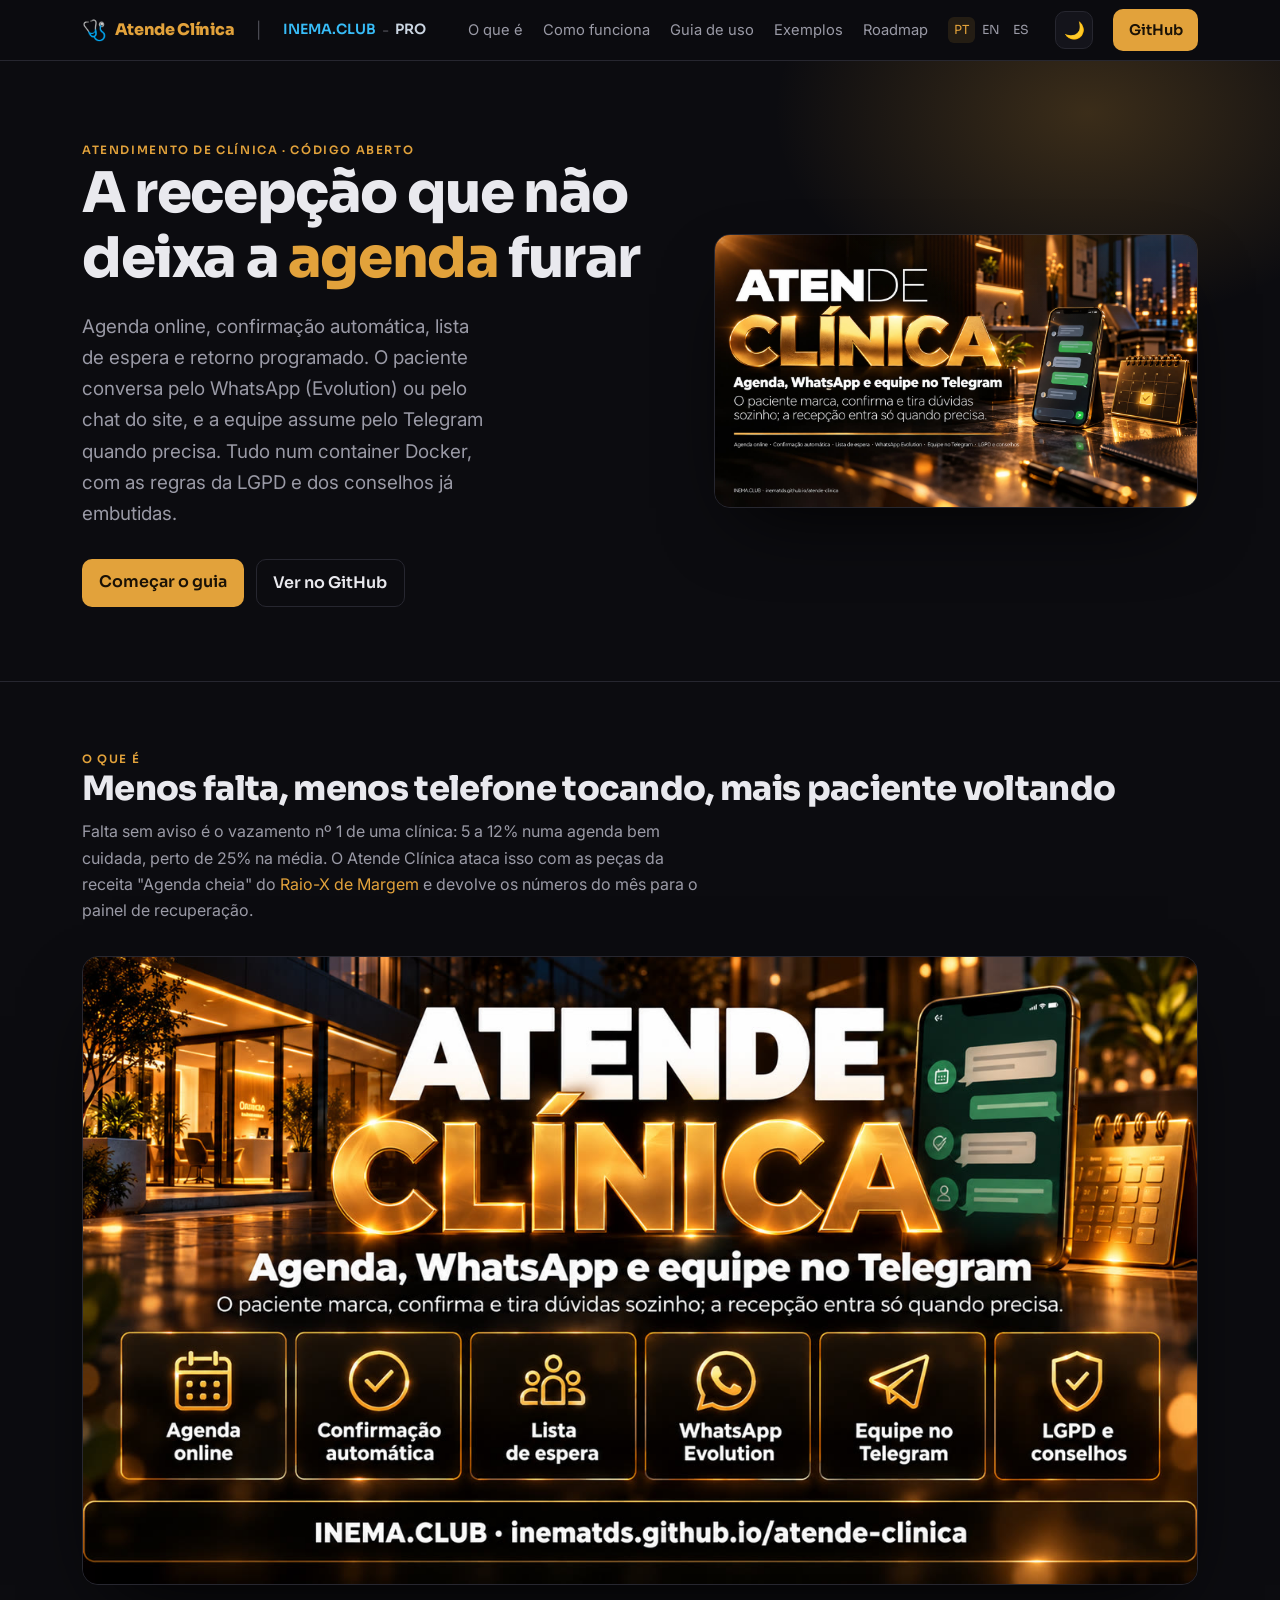
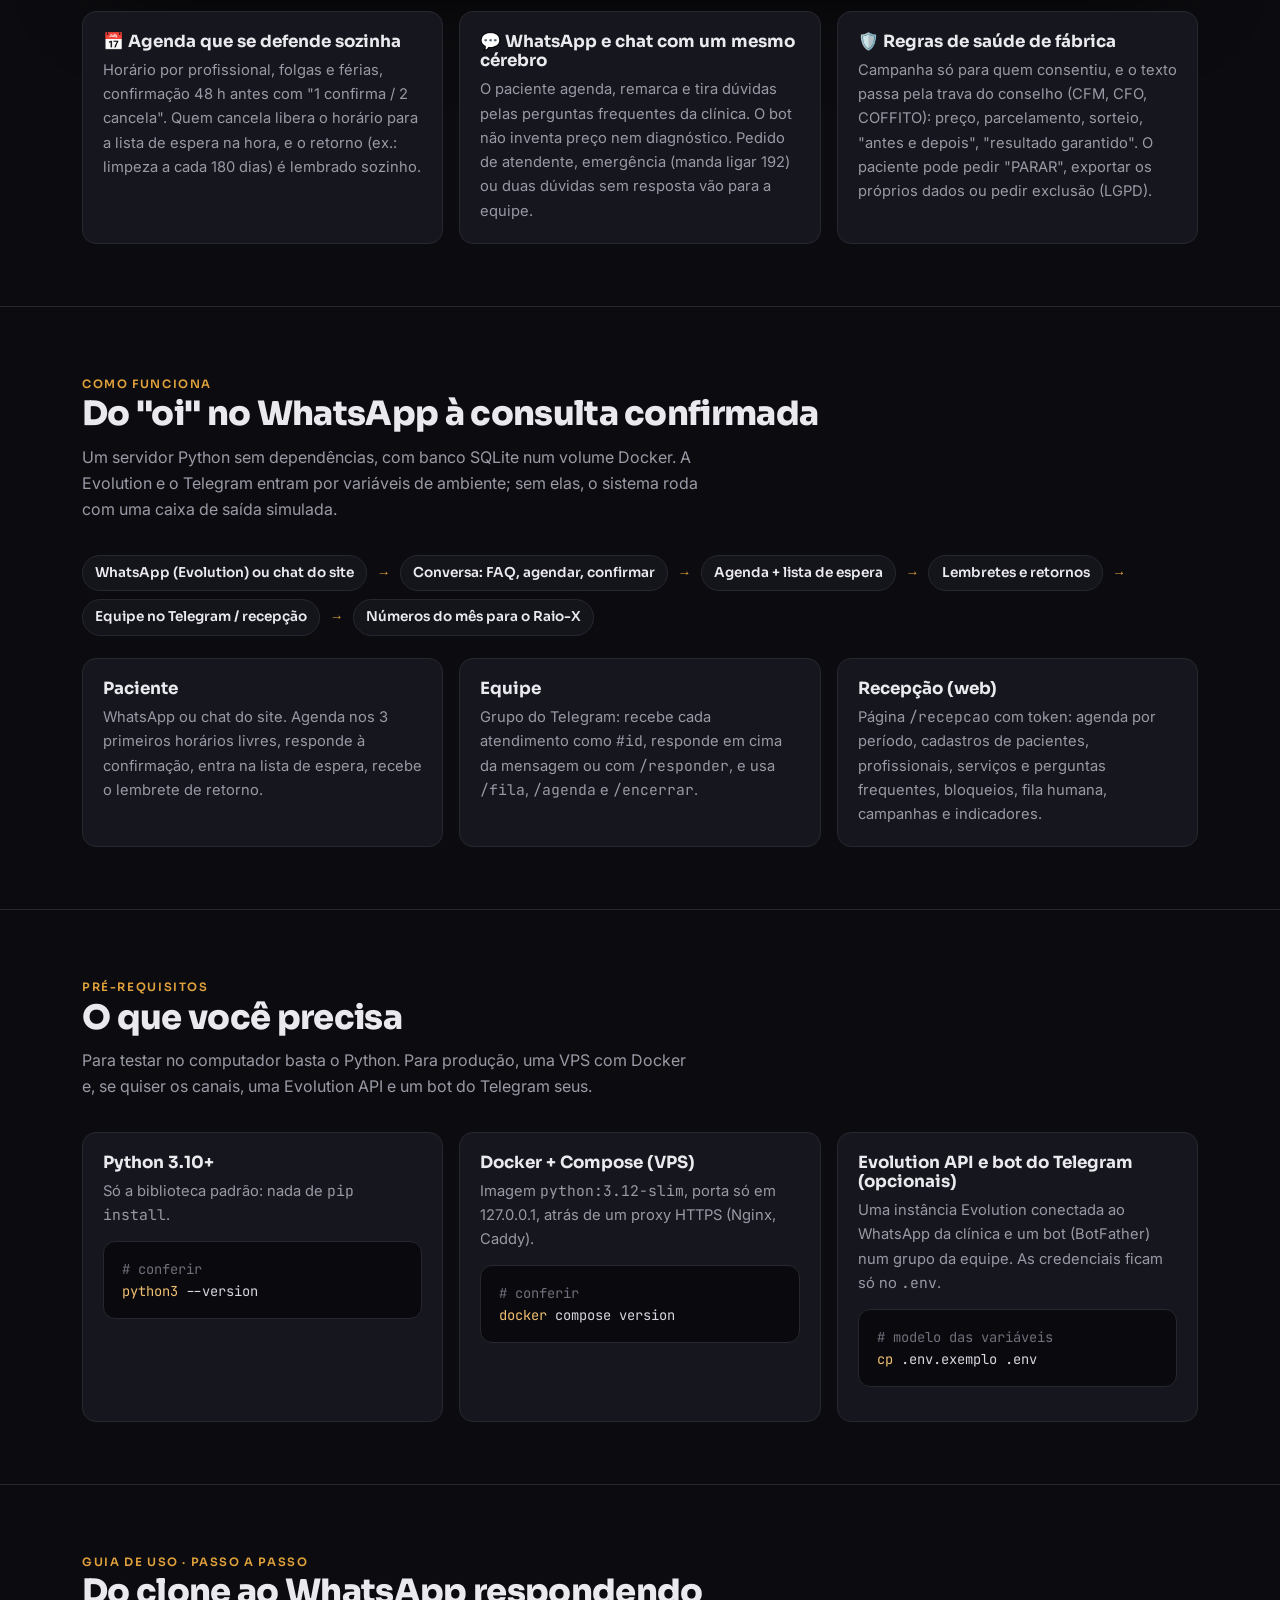
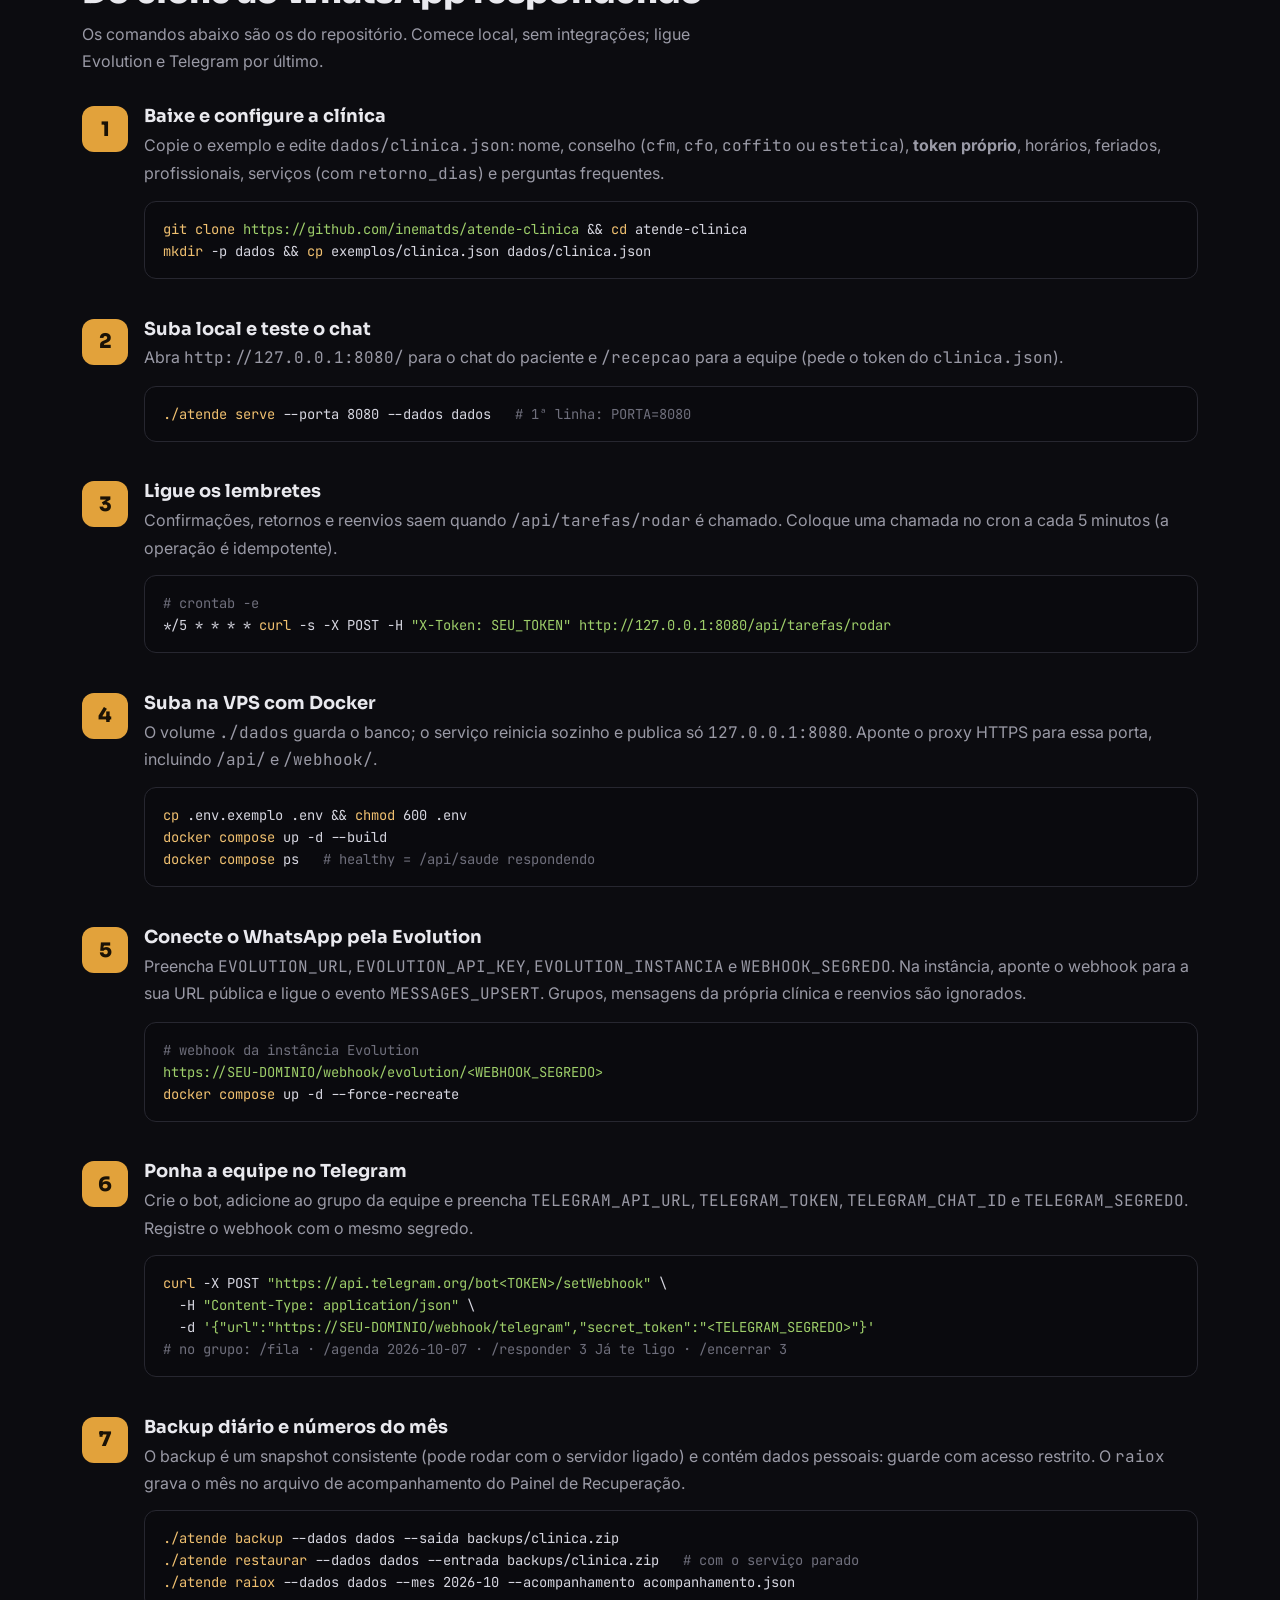
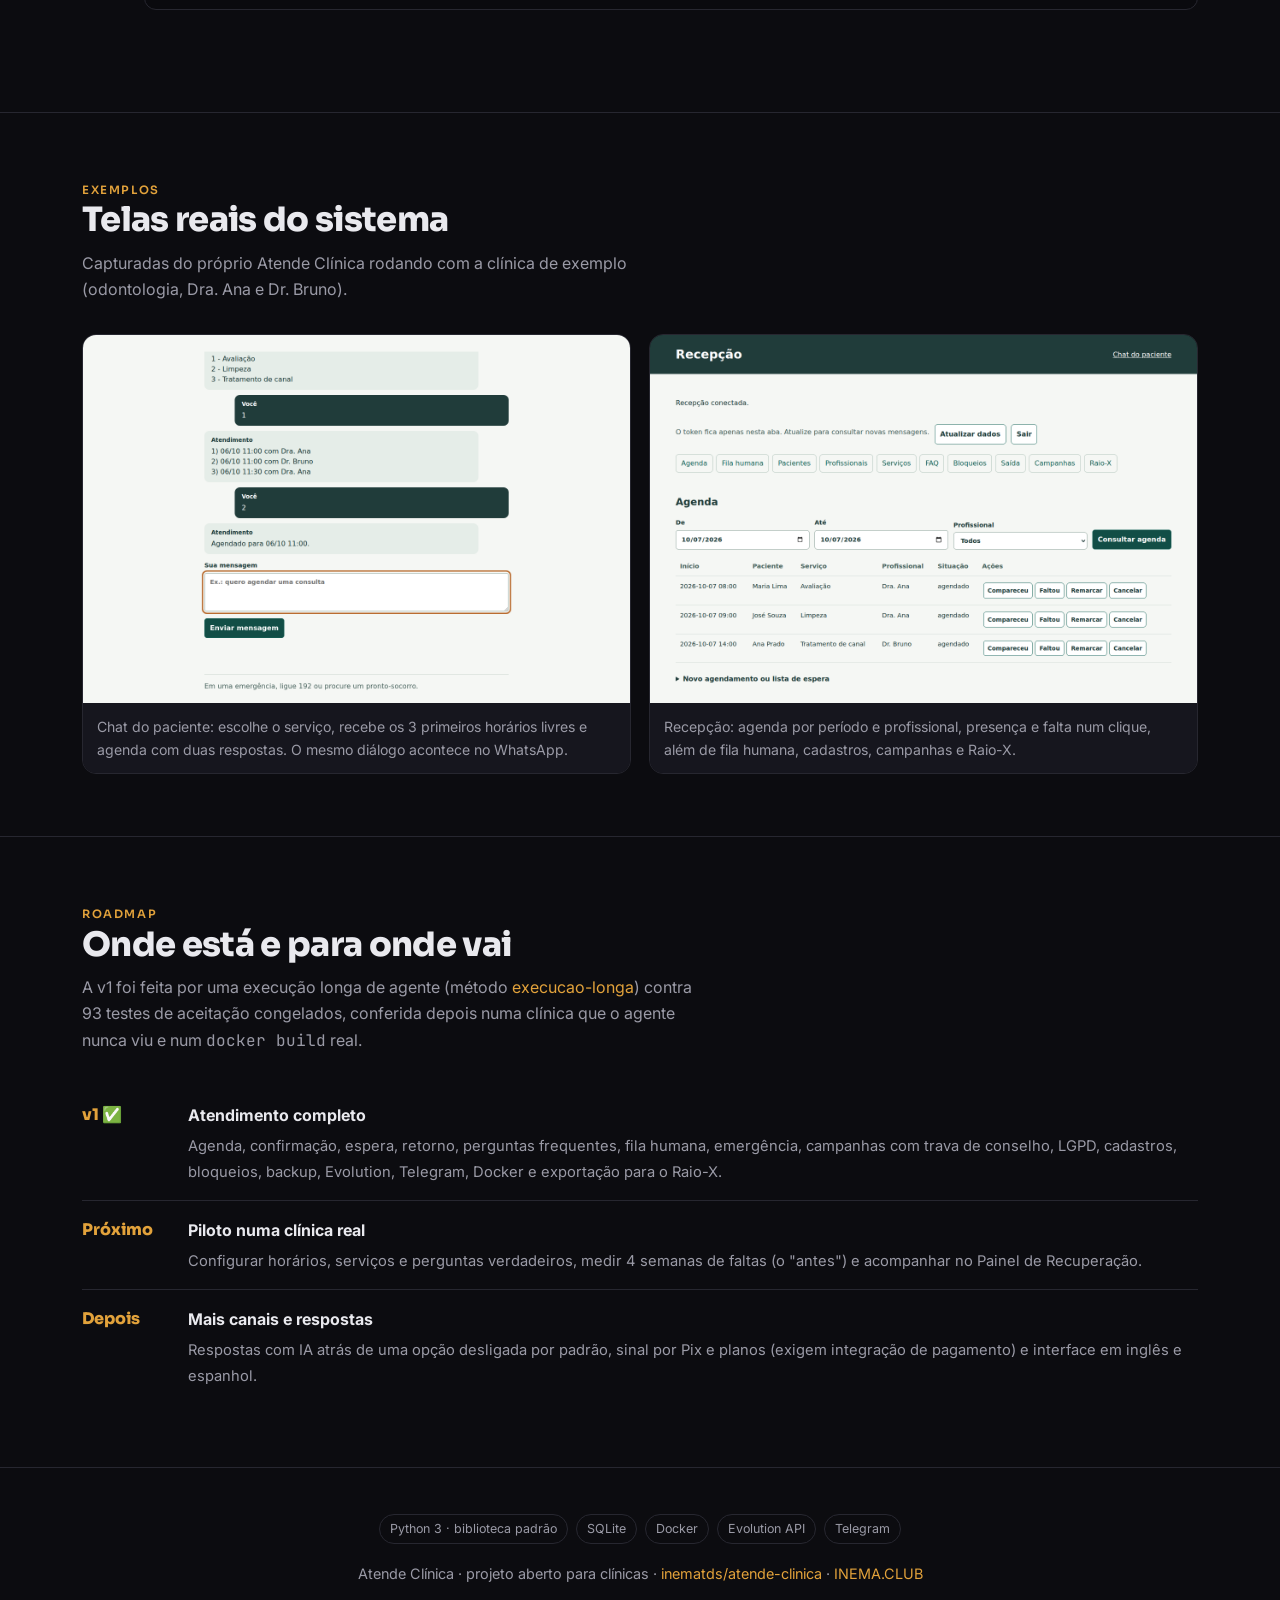
<file: guia/index.html>
<!DOCTYPE html>
<html lang="pt-BR">
<head>
<meta charset="utf-8">
<meta name="viewport" content="width=device-width, initial-scale=1">
<title>Atende Clínica — agenda, WhatsApp e equipe no Telegram para clínicas</title>
<meta name="description" content="Sistema aberto de atendimento para clínicas: agenda online, confirmação automática, lista de espera, retorno, FAQ, WhatsApp pela Evolution, equipe no Telegram, LGPD e trava de conselho. Docker para VPS.">
<link rel="alternate" hreflang="pt-BR" href="https://inematds.github.io/atende-clinica/guia/">
<link rel="alternate" hreflang="en" href="https://inematds.github.io/atende-clinica/guia/en/">
<link rel="alternate" hreflang="es" href="https://inematds.github.io/atende-clinica/guia/es/">
<link rel="preconnect" href="https://fonts.googleapis.com">
<link rel="preconnect" href="https://fonts.gstatic.com" crossorigin>
<link href="https://fonts.googleapis.com/css2?family=Sora:wght@400;600;800&family=Inter:wght@400;500;600&family=JetBrains+Mono:wght@400;600&display=swap" rel="stylesheet">
<style>
  :root{
    --bg:#0c0c10; --bg2:#14141b; --card:#16161e; --line:#272730;
    --txt:#e9e9ee; --mut:#9a9aa6; --amb:#E2A23B; --amb2:#f0c070; --sky:#38bdf8; --pro:#cbd5e1;
    color-scheme:dark;
  }
  body.light{
    --bg:#f6f7f9; --bg2:#eceef2; --card:#ffffff; --line:#e1e3ea;
    --txt:#1a1a22; --mut:#5b5b68; --amb:#b9791d; --amb2:#a16207; --sky:#0369a1; --pro:#b45309;
    color-scheme:light;
  }
  body.light .hero .glow{opacity:.5}
  body.light pre{background:#0e0e14;color:#d6d6e0}
  body.light pre .c{color:#8a8a98}
  *{box-sizing:border-box}
  html{scroll-behavior:smooth}
  body{margin:0;background:var(--bg);color:var(--txt);font:16px/1.65 Inter,system-ui,sans-serif;-webkit-font-smoothing:antialiased}
  h1,h2,h3{font-family:Sora,sans-serif;line-height:1.15;margin:0}
  a{color:var(--amb);text-decoration:none}
  code,pre{font-family:"JetBrains Mono",monospace}
  .wrap{max-width:1160px;margin:0 auto;padding:0 22px}
  .mut{color:var(--mut)} .amb{color:var(--amb)}
  .chip{display:inline-block;font-size:.72rem;letter-spacing:.14em;text-transform:uppercase;color:var(--amb);font-weight:600;font-family:Sora}
  nav{position:sticky;top:0;z-index:30;backdrop-filter:blur(12px);background:rgba(12,12,16,.78);border-bottom:1px solid var(--line)}
  nav .wrap{display:flex;align-items:center;gap:22px;height:60px}
  nav .brand{display:flex;align-items:center;gap:8px;font-family:Sora;font-weight:800;letter-spacing:-.02em;color:var(--amb)}
  nav .brand .emoji{font-size:1.25rem}
  nav .sep{color:var(--mut);opacity:.45}
  nav .inema{color:var(--sky);font-weight:600;font-size:.88rem;font-family:Sora}
  nav .inema:hover{filter:brightness(1.15)}
  nav .pro{color:var(--pro);font-weight:600;font-size:.88rem;font-family:Sora}
  nav .pro:hover{filter:brightness(1.15)}
  nav .clubpro{display:inline-flex;align-items:center;gap:6px}
  nav .links{margin-left:auto;display:flex;align-items:center;gap:20px;font-size:.92rem}
  nav .links a.sec{color:var(--mut)} nav .links a.sec:hover{color:var(--txt)}
  .lang{display:inline-flex;gap:2px;font-family:Sora;font-size:.78rem}
  .lang a{color:var(--mut);padding:.2em .45em;border-radius:6px} .lang a.on{color:var(--amb);background:rgba(226,162,59,.12)}
  .tgl{background:var(--bg2);border:1px solid var(--line);color:var(--txt);width:38px;height:38px;border-radius:10px;cursor:pointer;display:inline-flex;align-items:center;justify-content:center;font-size:1.05rem}
  .tgl:hover{border-color:var(--amb)}
  .btn{display:inline-block;background:var(--amb);color:#1a1206;font-weight:600;padding:.6em 1.05em;border-radius:10px;font-family:Sora}
  .btn.ghost{background:transparent;color:var(--txt);border:1px solid var(--line)}
  @media(max-width:760px){nav .links a.sec{display:none}}
  @media(max-width:520px){nav .wrap{gap:8px;padding:8px 14px;height:auto;flex-wrap:wrap} nav .links{gap:8px;margin-left:0;width:100%;justify-content:space-between} nav .btn{padding:.45em .7em;font-size:.82rem} .tgl{width:34px;height:34px}}
  .hero{position:relative;overflow:hidden;border-bottom:1px solid var(--line)}
  .hero .glow{position:absolute;inset:-40% -20% auto auto;width:70%;height:600px;background:radial-gradient(closest-side,rgba(226,162,59,.22),transparent 70%);pointer-events:none}
  .hero .wrap{display:grid;grid-template-columns:1.1fr .9fr;gap:40px;align-items:center;padding:74px 22px}
  .hero h1{font-size:clamp(2.2rem,5vw,3.5rem);font-weight:800;letter-spacing:-.025em}
  .hero p.lead{font-size:1.18rem;color:var(--mut);margin:1.1em 0 1.6em;max-width:34ch}
  .hero .cta{display:flex;gap:12px;flex-wrap:wrap}
  .hero figure{margin:0;border-radius:16px;overflow:hidden;border:1px solid var(--line);box-shadow:0 30px 80px -30px #000}
  .hero figure img{width:100%;display:block}
  @media(max-width:780px){.hero .wrap{grid-template-columns:1fr;padding:48px 22px}}
  section{padding:62px 0;border-bottom:1px solid var(--line)}
  section h2{font-size:clamp(1.5rem,3.4vw,2.1rem);font-weight:800;letter-spacing:-.02em}
  section .sub{color:var(--mut);margin:.6em 0 2em;max-width:62ch}
  .grid{display:grid;gap:16px}
  .g3{grid-template-columns:repeat(3,1fr)} .g4{grid-template-columns:repeat(4,1fr)} .g2{grid-template-columns:repeat(2,1fr)}
  @media(max-width:820px){.g3,.g4{grid-template-columns:1fr 1fr}}
  @media(max-width:540px){.g2,.g3,.g4{grid-template-columns:1fr}}
  .card{background:var(--card);border:1px solid var(--line);border-radius:14px;padding:20px}
  .card h3{font-size:1.05rem;margin-bottom:.4em}
  .card p{color:var(--mut);font-size:.92rem;margin:0}
  .num{display:inline-flex;width:30px;height:30px;align-items:center;justify-content:center;border-radius:8px;background:rgba(226,162,59,.14);color:var(--amb);font-family:Sora;font-weight:800;font-size:.9rem;margin-bottom:.7em}
  .flow{display:flex;flex-wrap:wrap;gap:8px;align-items:center;margin-top:10px}
  .flow span{background:var(--bg2);border:1px solid var(--line);border-radius:999px;padding:.45em .9em;font-size:.85rem;font-family:Sora;font-weight:600}
  .flow .arr{color:var(--amb);border:none;background:none;padding:0 .1em}
  pre{background:#0a0a0e;border:1px solid var(--line);border-radius:12px;padding:16px 18px;overflow:auto;font-size:.86rem;line-height:1.6;color:#d6d6e0}
  pre .c{color:#6f6f7c} pre .k{color:var(--amb2)} pre .s{color:#9ece6a}
  .step{display:grid;grid-template-columns:46px minmax(0,1fr);gap:16px;margin-bottom:26px}
  .step>div,.card{min-width:0}
  .step .b{width:46px;height:46px;border-radius:12px;background:var(--amb);color:#1a1206;font-family:Sora;font-weight:800;font-size:1.25rem;display:flex;align-items:center;justify-content:center}
  .step h3{font-size:1.12rem;margin-bottom:.3em}
  .step p{color:var(--mut);margin:.2em 0 .7em}
  .ex{display:grid;grid-template-columns:1fr 1fr;gap:18px}
  @media(max-width:680px){.ex{grid-template-columns:1fr}}
  .ex figure{margin:0;border-radius:14px;overflow:hidden;border:1px solid var(--line)}
  .ex figure img{width:100%;display:block}
  .ex figcaption{padding:12px 14px;font-size:.88rem;color:var(--mut);background:var(--card)}
  .phase{display:flex;gap:14px;padding:16px 0;border-bottom:1px solid var(--line)}
  .phase:last-child{border:none}
  .phase .tag{flex:0 0 92px;font-family:Sora;font-weight:800;color:var(--amb)}
  .phase .d strong{display:block;margin-bottom:.2em}
  .phase .d span{color:var(--mut);font-size:.92rem}
  footer{padding:46px 0;text-align:center;color:var(--mut);font-size:.9rem}
  .pill{display:inline-block;border:1px solid var(--line);border-radius:999px;padding:.3em .8em;font-size:.78rem;color:var(--mut);margin:0 4px}
</style>
</head>
<body>

<nav><div class="wrap">
  <a class="brand" href="#top"><span class="emoji">🩺</span> Atende Clínica</a>
  <span class="sep">|</span>
  <span class="clubpro">
    <a class="inema" href="https://inema.club" target="_blank" rel="noopener">INEMA.CLUB</a>
    <span class="sep">-</span>
    <a class="pro" href="https://inema.pro" target="_blank" rel="noopener">PRO</a>
  </span>
  <div class="links">
    <a class="sec" href="#oque">O que é</a>
    <a class="sec" href="#fluxo">Como funciona</a>
    <a class="sec" href="#guia">Guia de uso</a>
    <a class="sec" href="#exemplos">Exemplos</a>
    <a class="sec" href="#roadmap">Roadmap</a>
    <span class="lang"><a class="on" href="./">PT</a><a href="en/">EN</a><a href="es/">ES</a></span>
    <button class="tgl" id="themeToggle" aria-label="Alternar tema" title="Alternar tema">🌙</button>
    <a class="btn" href="https://github.com/inematds/atende-clinica" target="_blank" rel="noopener">GitHub</a>
  </div>
</div></nav>

<header class="hero" id="top">
  <div class="glow"></div>
  <div class="wrap">
    <div>
      <span class="chip">Atendimento de clínica · código aberto</span>
      <h1>A recepção que não deixa a <span class="amb">agenda</span> furar</h1>
      <p class="lead">Agenda online, confirmação automática, lista de espera e retorno programado. O paciente conversa pelo WhatsApp (Evolution) ou pelo chat do site, e a equipe assume pelo Telegram quando precisa. Tudo num container Docker, com as regras da LGPD e dos conselhos já embutidas.</p>
      <div class="cta">
        <a class="btn" href="#guia">Começar o guia</a>
        <a class="btn ghost" href="https://github.com/inematds/atende-clinica" target="_blank" rel="noopener">Ver no GitHub</a>
      </div>
    </div>
    <figure><img src="assets/banner.jpg" alt="Banner do Atende Clínica: agenda, WhatsApp e equipe no Telegram"></figure>
  </div>
</header>

<section id="oque"><div class="wrap">
  <span class="chip">O que é</span>
  <h2>Menos falta, menos telefone tocando, mais paciente voltando</h2>
  <p class="sub">Falta sem aviso é o vazamento nº 1 de uma clínica: 5 a 12% numa agenda bem cuidada, perto de 25% na média. O Atende Clínica ataca isso com as peças da receita "Agenda cheia" do <a href="https://inematds.github.io/raio-x-margem/guia/" target="_blank" rel="noopener">Raio-X de Margem</a> e devolve os números do mês para o painel de recuperação.</p>
  <figure style="margin:0 0 26px;border-radius:16px;overflow:hidden;border:1px solid var(--line);box-shadow:0 30px 80px -30px #000"><img src="assets/banner-grade.jpg" alt="Agenda online, confirmação automática, lista de espera, WhatsApp Evolution, equipe no Telegram, LGPD e conselhos" loading="lazy" style="width:100%;display:block"></figure>
  <div class="grid g3">
    <div class="card"><h3>📅 Agenda que se defende sozinha</h3><p>Horário por profissional, folgas e férias, confirmação 48 h antes com "1 confirma / 2 cancela". Quem cancela libera o horário para a lista de espera na hora, e o retorno (ex.: limpeza a cada 180 dias) é lembrado sozinho.</p></div>
    <div class="card"><h3>💬 WhatsApp e chat com um mesmo cérebro</h3><p>O paciente agenda, remarca e tira dúvidas pelas perguntas frequentes da clínica. O bot não inventa preço nem diagnóstico. Pedido de atendente, emergência (manda ligar 192) ou duas dúvidas sem resposta vão para a equipe.</p></div>
    <div class="card"><h3>🛡️ Regras de saúde de fábrica</h3><p>Campanha só para quem consentiu, e o texto passa pela trava do conselho (CFM, CFO, COFFITO): preço, parcelamento, sorteio, "antes e depois", "resultado garantido". O paciente pode pedir "PARAR", exportar os próprios dados ou pedir exclusão (LGPD).</p></div>
  </div>
</div></section>

<section id="fluxo"><div class="wrap">
  <span class="chip">Como funciona</span>
  <h2>Do "oi" no WhatsApp à consulta confirmada</h2>
  <p class="sub">Um servidor Python sem dependências, com banco SQLite num volume Docker. A Evolution e o Telegram entram por variáveis de ambiente; sem elas, o sistema roda com uma caixa de saída simulada.</p>
  <div class="flow">
    <span>WhatsApp (Evolution) ou chat do site</span><span class="arr">→</span>
    <span>Conversa: FAQ, agendar, confirmar</span><span class="arr">→</span>
    <span>Agenda + lista de espera</span><span class="arr">→</span>
    <span>Lembretes e retornos</span><span class="arr">→</span>
    <span>Equipe no Telegram / recepção</span><span class="arr">→</span>
    <span>Números do mês para o Raio-X</span>
  </div>
  <div class="grid g3" style="margin-top:22px">
    <div class="card"><h3>Paciente</h3><p>WhatsApp ou chat do site. Agenda nos 3 primeiros horários livres, responde à confirmação, entra na lista de espera, recebe o lembrete de retorno.</p></div>
    <div class="card"><h3>Equipe</h3><p>Grupo do Telegram: recebe cada atendimento como <code>#id</code>, responde em cima da mensagem ou com <code>/responder</code>, e usa <code>/fila</code>, <code>/agenda</code> e <code>/encerrar</code>.</p></div>
    <div class="card"><h3>Recepção (web)</h3><p>Página <code>/recepcao</code> com token: agenda por período, cadastros de pacientes, profissionais, serviços e perguntas frequentes, bloqueios, fila humana, campanhas e indicadores.</p></div>
  </div>
</div></section>

<section id="pre"><div class="wrap">
  <span class="chip">Pré-requisitos</span>
  <h2>O que você precisa</h2>
  <p class="sub">Para testar no computador basta o Python. Para produção, uma VPS com Docker e, se quiser os canais, uma Evolution API e um bot do Telegram seus.</p>
  <div class="grid g3">
    <div class="card"><h3>Python 3.10+</h3><p>Só a biblioteca padrão: nada de <code>pip install</code>.</p><pre><span class="c"># conferir</span>
<span class="k">python3</span> --version</pre></div>
    <div class="card"><h3>Docker + Compose (VPS)</h3><p>Imagem <code>python:3.12-slim</code>, porta só em 127.0.0.1, atrás de um proxy HTTPS (Nginx, Caddy).</p><pre><span class="c"># conferir</span>
<span class="k">docker</span> compose version</pre></div>
    <div class="card"><h3>Evolution API e bot do Telegram (opcionais)</h3><p>Uma instância Evolution conectada ao WhatsApp da clínica e um bot (BotFather) num grupo da equipe. As credenciais ficam só no <code>.env</code>.</p><pre><span class="c"># modelo das variáveis</span>
<span class="k">cp</span> .env.exemplo .env</pre></div>
  </div>
</div></section>

<section id="guia"><div class="wrap">
  <span class="chip">Guia de uso · passo a passo</span>
  <h2>Do clone ao WhatsApp respondendo</h2>
  <p class="sub">Os comandos abaixo são os do repositório. Comece local, sem integrações; ligue Evolution e Telegram por último.</p>

  <div class="step"><div class="b">1</div><div>
    <h3>Baixe e configure a clínica</h3>
    <p>Copie o exemplo e edite <code>dados/clinica.json</code>: nome, conselho (<code>cfm</code>, <code>cfo</code>, <code>coffito</code> ou <code>estetica</code>), <strong>token próprio</strong>, horários, feriados, profissionais, serviços (com <code>retorno_dias</code>) e perguntas frequentes.</p>
<pre><span class="k">git clone</span> <span class="s">https://github.com/inematds/atende-clinica</span> && <span class="k">cd</span> atende-clinica
<span class="k">mkdir</span> -p dados && <span class="k">cp</span> exemplos/clinica.json dados/clinica.json</pre>
  </div></div>

  <div class="step"><div class="b">2</div><div>
    <h3>Suba local e teste o chat</h3>
    <p>Abra <code>http://127.0.0.1:8080/</code> para o chat do paciente e <code>/recepcao</code> para a equipe (pede o token do <code>clinica.json</code>).</p>
<pre><span class="k">./atende serve</span> --porta 8080 --dados dados   <span class="c"># 1ª linha: PORTA=8080</span></pre>
  </div></div>

  <div class="step"><div class="b">3</div><div>
    <h3>Ligue os lembretes</h3>
    <p>Confirmações, retornos e reenvios saem quando <code>/api/tarefas/rodar</code> é chamado. Coloque uma chamada no cron a cada 5 minutos (a operação é idempotente).</p>
<pre><span class="c"># crontab -e</span>
*/5 * * * * <span class="k">curl</span> -s -X POST -H <span class="s">"X-Token: SEU_TOKEN"</span> <span class="s">http://127.0.0.1:8080/api/tarefas/rodar</span></pre>
  </div></div>

  <div class="step"><div class="b">4</div><div>
    <h3>Suba na VPS com Docker</h3>
    <p>O volume <code>./dados</code> guarda o banco; o serviço reinicia sozinho e publica só <code>127.0.0.1:8080</code>. Aponte o proxy HTTPS para essa porta, incluindo <code>/api/</code> e <code>/webhook/</code>.</p>
<pre><span class="k">cp</span> .env.exemplo .env && <span class="k">chmod</span> 600 .env
<span class="k">docker compose</span> up -d --build
<span class="k">docker compose</span> ps   <span class="c"># healthy = /api/saude respondendo</span></pre>
  </div></div>

  <div class="step"><div class="b">5</div><div>
    <h3>Conecte o WhatsApp pela Evolution</h3>
    <p>Preencha <code>EVOLUTION_URL</code>, <code>EVOLUTION_API_KEY</code>, <code>EVOLUTION_INSTANCIA</code> e <code>WEBHOOK_SEGREDO</code>. Na instância, aponte o webhook para a sua URL pública e ligue o evento <code>MESSAGES_UPSERT</code>. Grupos, mensagens da própria clínica e reenvios são ignorados.</p>
<pre><span class="c"># webhook da instância Evolution</span>
<span class="s">https://SEU-DOMINIO/webhook/evolution/&lt;WEBHOOK_SEGREDO&gt;</span>
<span class="k">docker compose</span> up -d --force-recreate</pre>
  </div></div>

  <div class="step"><div class="b">6</div><div>
    <h3>Ponha a equipe no Telegram</h3>
    <p>Crie o bot, adicione ao grupo da equipe e preencha <code>TELEGRAM_API_URL</code>, <code>TELEGRAM_TOKEN</code>, <code>TELEGRAM_CHAT_ID</code> e <code>TELEGRAM_SEGREDO</code>. Registre o webhook com o mesmo segredo.</p>
<pre><span class="k">curl</span> -X POST <span class="s">"https://api.telegram.org/bot&lt;TOKEN&gt;/setWebhook"</span> \
  -H <span class="s">"Content-Type: application/json"</span> \
  -d <span class="s">'{"url":"https://SEU-DOMINIO/webhook/telegram","secret_token":"&lt;TELEGRAM_SEGREDO&gt;"}'</span>
<span class="c"># no grupo: /fila · /agenda 2026-10-07 · /responder 3 Já te ligo · /encerrar 3</span></pre>
  </div></div>

  <div class="step"><div class="b">7</div><div>
    <h3>Backup diário e números do mês</h3>
    <p>O backup é um snapshot consistente (pode rodar com o servidor ligado) e contém dados pessoais: guarde com acesso restrito. O <code>raiox</code> grava o mês no arquivo de acompanhamento do Painel de Recuperação.</p>
<pre><span class="k">./atende backup</span> --dados dados --saida backups/clinica.zip
<span class="k">./atende restaurar</span> --dados dados --entrada backups/clinica.zip   <span class="c"># com o serviço parado</span>
<span class="k">./atende raiox</span> --dados dados --mes 2026-10 --acompanhamento acompanhamento.json</pre>
  </div></div>
</div></section>

<section id="exemplos"><div class="wrap">
  <span class="chip">Exemplos</span>
  <h2>Telas reais do sistema</h2>
  <p class="sub">Capturadas do próprio Atende Clínica rodando com a clínica de exemplo (odontologia, Dra. Ana e Dr. Bruno).</p>
  <div class="ex">
    <figure><img src="assets/ex-chat.png" alt="Chat do paciente oferecendo três horários e confirmando o agendamento" loading="lazy"><figcaption>Chat do paciente: escolhe o serviço, recebe os 3 primeiros horários livres e agenda com duas respostas. O mesmo diálogo acontece no WhatsApp.</figcaption></figure>
    <figure><img src="assets/ex-recepcao.png" alt="Página da recepção com a agenda do dia e botões compareceu, faltou, remarcar e cancelar" loading="lazy"><figcaption>Recepção: agenda por período e profissional, presença e falta num clique, além de fila humana, cadastros, campanhas e Raio-X.</figcaption></figure>
  </div>
</div></section>

<section id="roadmap"><div class="wrap">
  <span class="chip">Roadmap</span>
  <h2>Onde está e para onde vai</h2>
  <p class="sub">A v1 foi feita por uma execução longa de agente (método <a href="https://inematds.github.io/execucao-longa/guia/" target="_blank" rel="noopener">execucao-longa</a>) contra 93 testes de aceitação congelados, conferida depois numa clínica que o agente nunca viu e num <code>docker build</code> real.</p>
  <div class="phase"><div class="tag">v1 ✅</div><div class="d"><strong>Atendimento completo</strong><span>Agenda, confirmação, espera, retorno, perguntas frequentes, fila humana, emergência, campanhas com trava de conselho, LGPD, cadastros, bloqueios, backup, Evolution, Telegram, Docker e exportação para o Raio-X.</span></div></div>
  <div class="phase"><div class="tag">Próximo</div><div class="d"><strong>Piloto numa clínica real</strong><span>Configurar horários, serviços e perguntas verdadeiros, medir 4 semanas de faltas (o "antes") e acompanhar no Painel de Recuperação.</span></div></div>
  <div class="phase"><div class="tag">Depois</div><div class="d"><strong>Mais canais e respostas</strong><span>Respostas com IA atrás de uma opção desligada por padrão, sinal por Pix e planos (exigem integração de pagamento) e interface em inglês e espanhol.</span></div></div>
</div></section>

<footer>
  <div class="wrap">
    <div class="pill">Python 3 · biblioteca padrão</div><div class="pill">SQLite</div><div class="pill">Docker</div><div class="pill">Evolution API</div><div class="pill">Telegram</div>
    <p style="margin-top:18px">Atende Clínica · projeto aberto para clínicas ·
      <a href="https://github.com/inematds/atende-clinica">inematds/atende-clinica</a> ·
      <a href="https://inema.club">INEMA.CLUB</a></p>
  </div>
</footer>

<script>
  (function(){
    var KEY='atende-clinica-theme';
    var b=document.body, t=document.getElementById('themeToggle');
    if(localStorage.getItem(KEY)==='light'){ b.classList.add('light'); t.textContent='☀️'; }
    t.addEventListener('click',function(){
      var light=b.classList.toggle('light');
      t.textContent=light?'☀️':'🌙';
      localStorage.setItem(KEY, light?'light':'dark');
    });
  })();
</script>
</body>
</html>
</file>
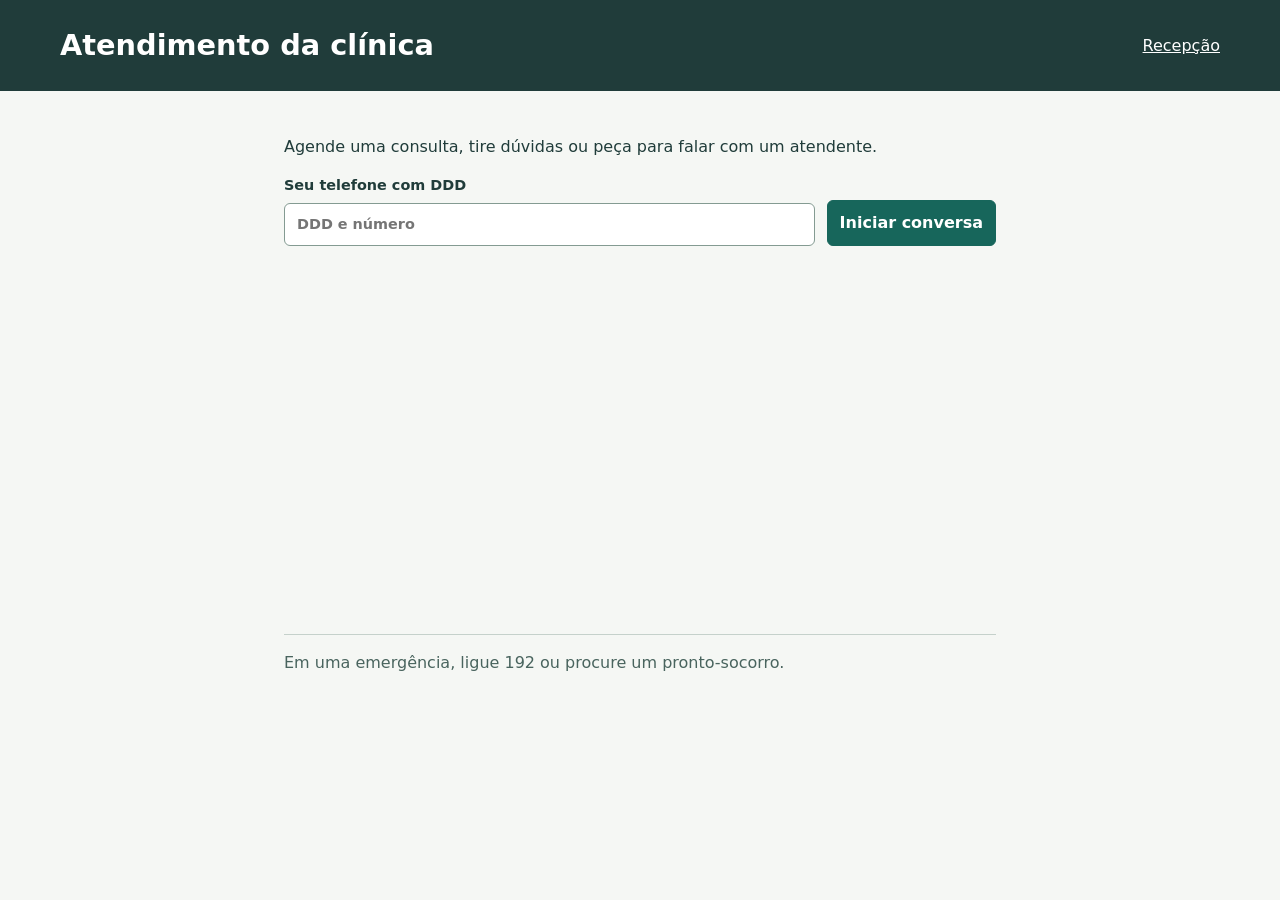
<file: web/index.html>
<!doctype html><html lang="pt-BR"><head><meta charset="utf-8"><meta name="viewport" content="width=device-width,initial-scale=1"><title>Atendimento da clínica</title><link rel="stylesheet" href="/web/style.css"><script src="/web/chat.js" defer></script></head><body><header><h1>Atendimento da clínica</h1><a href="/recepcao">Recepção</a></header><main class="chat-page"><p>Agende uma consulta, tire dúvidas ou peça para falar com um atendente.</p><form id="identificar" class="row"><label>Seu telefone com DDD<input id="telefone" type="tel" autocomplete="tel" required placeholder="DDD e número"></label><button>Iniciar conversa</button></form><section id="chat" aria-label="Conversa"><div id="mensagens" class="chat-log" role="log" aria-live="polite"></div><form id="enviar" hidden><label>Sua mensagem<textarea id="texto" required maxlength="4000" placeholder="Ex.: quero agendar uma consulta"></textarea></label><p><button>Enviar mensagem</button></p></form><p id="aviso" role="status" class="notice"></p></section><p class="muted">Em uma emergência, ligue 192 ou procure um pronto-socorro.</p><noscript>Ative JavaScript no navegador para conversar.</noscript></main></body></html>
</file>
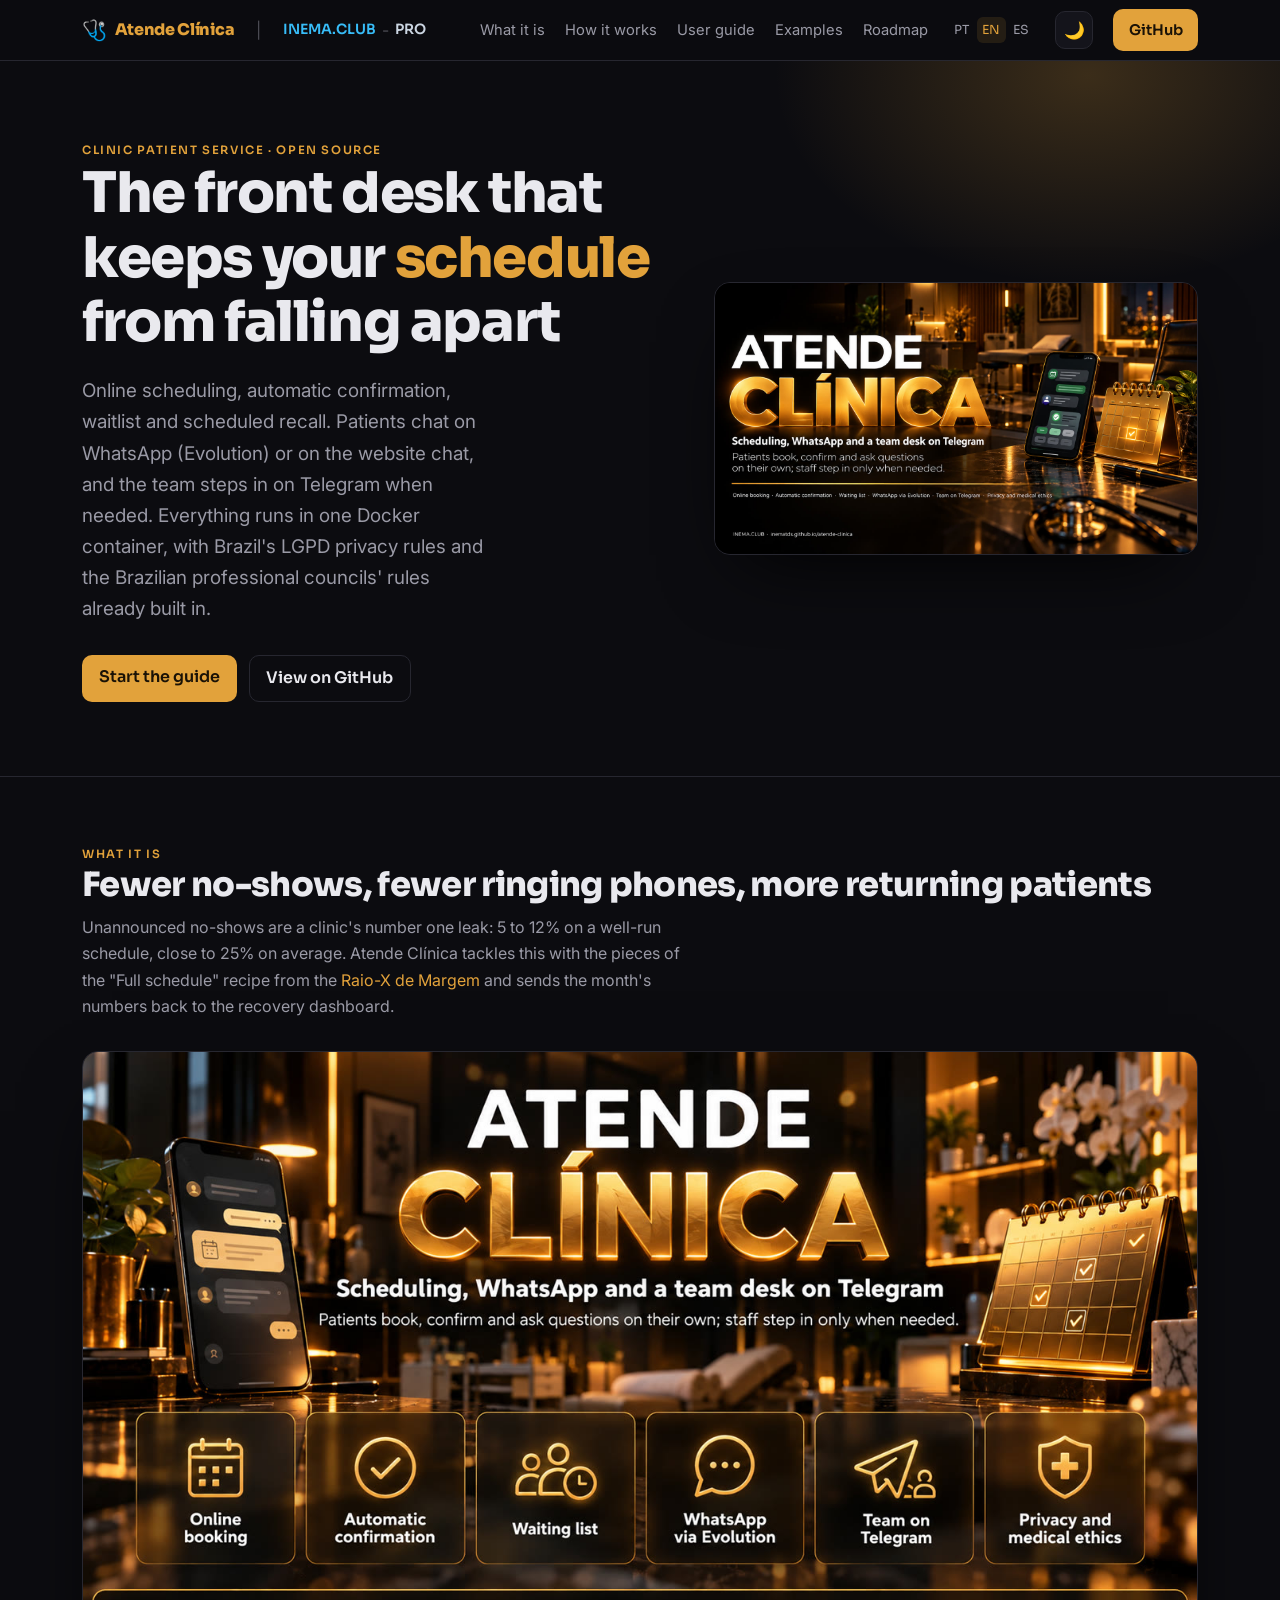
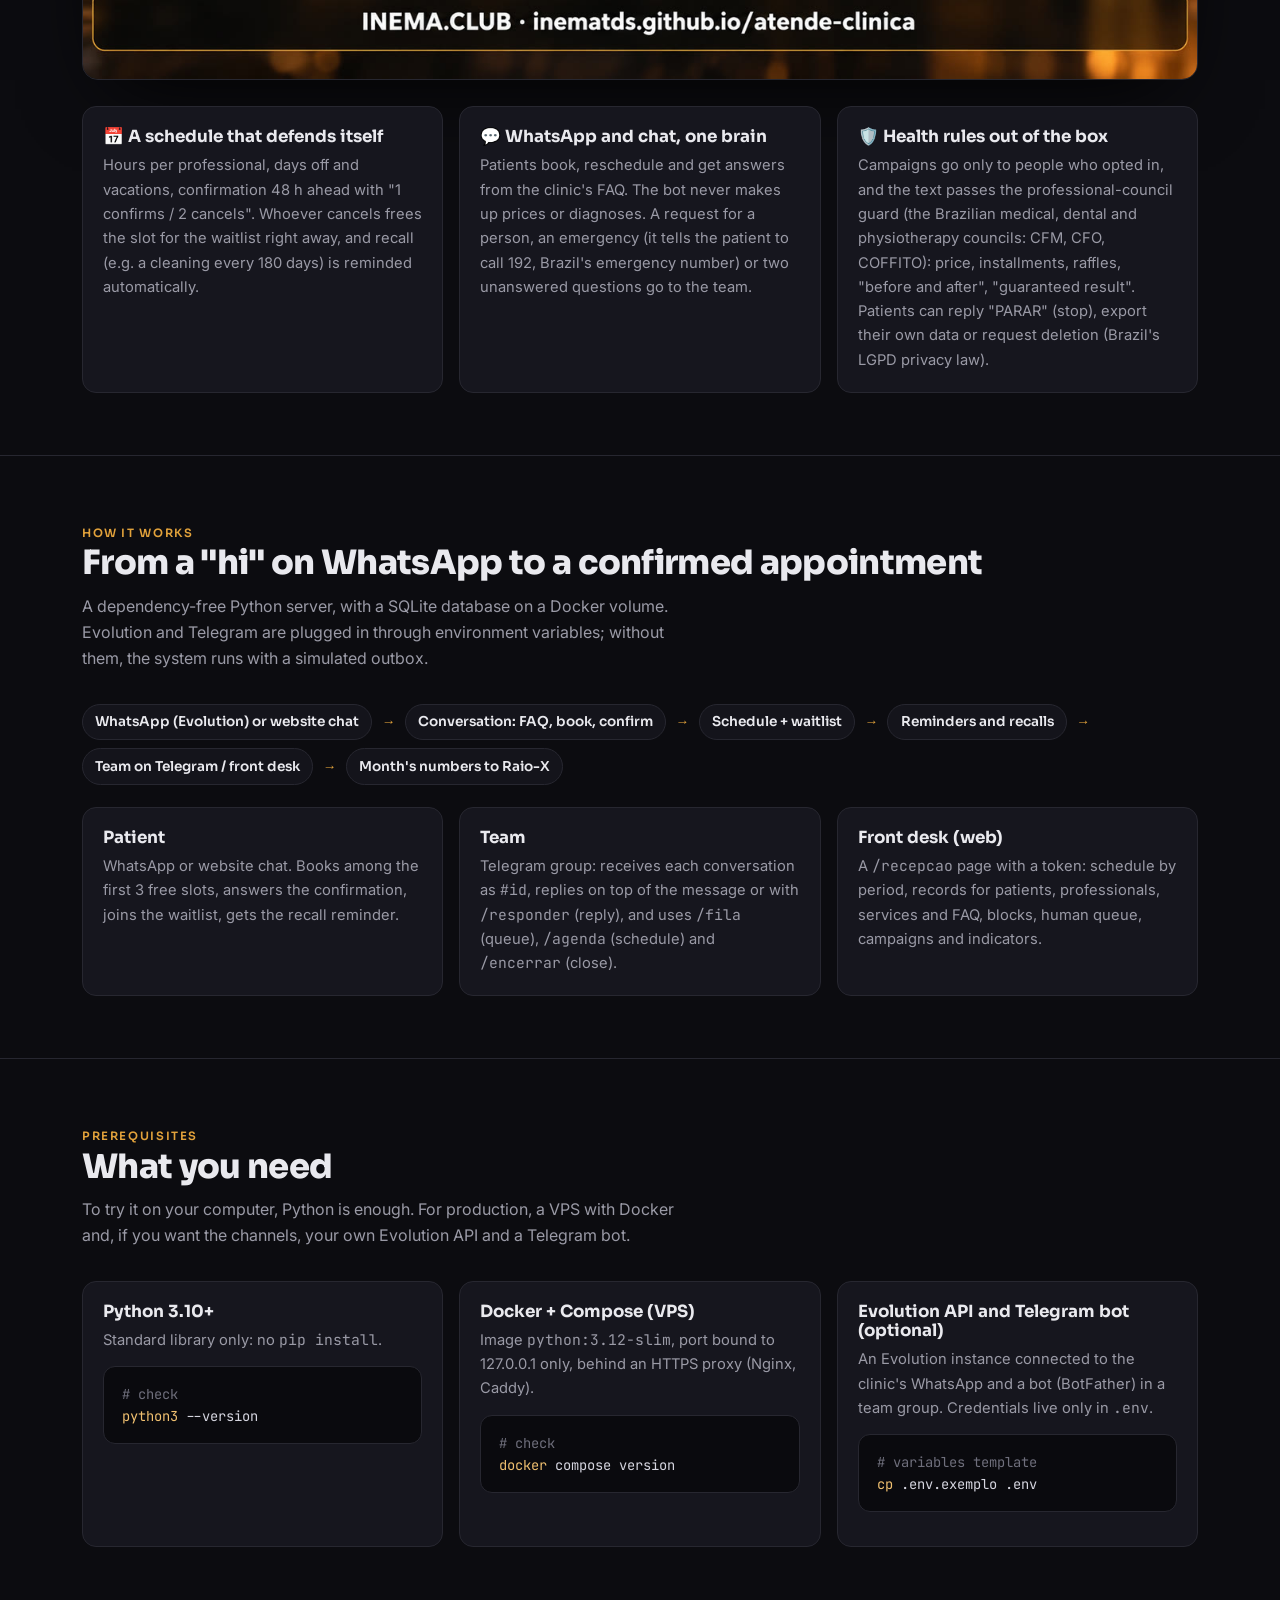
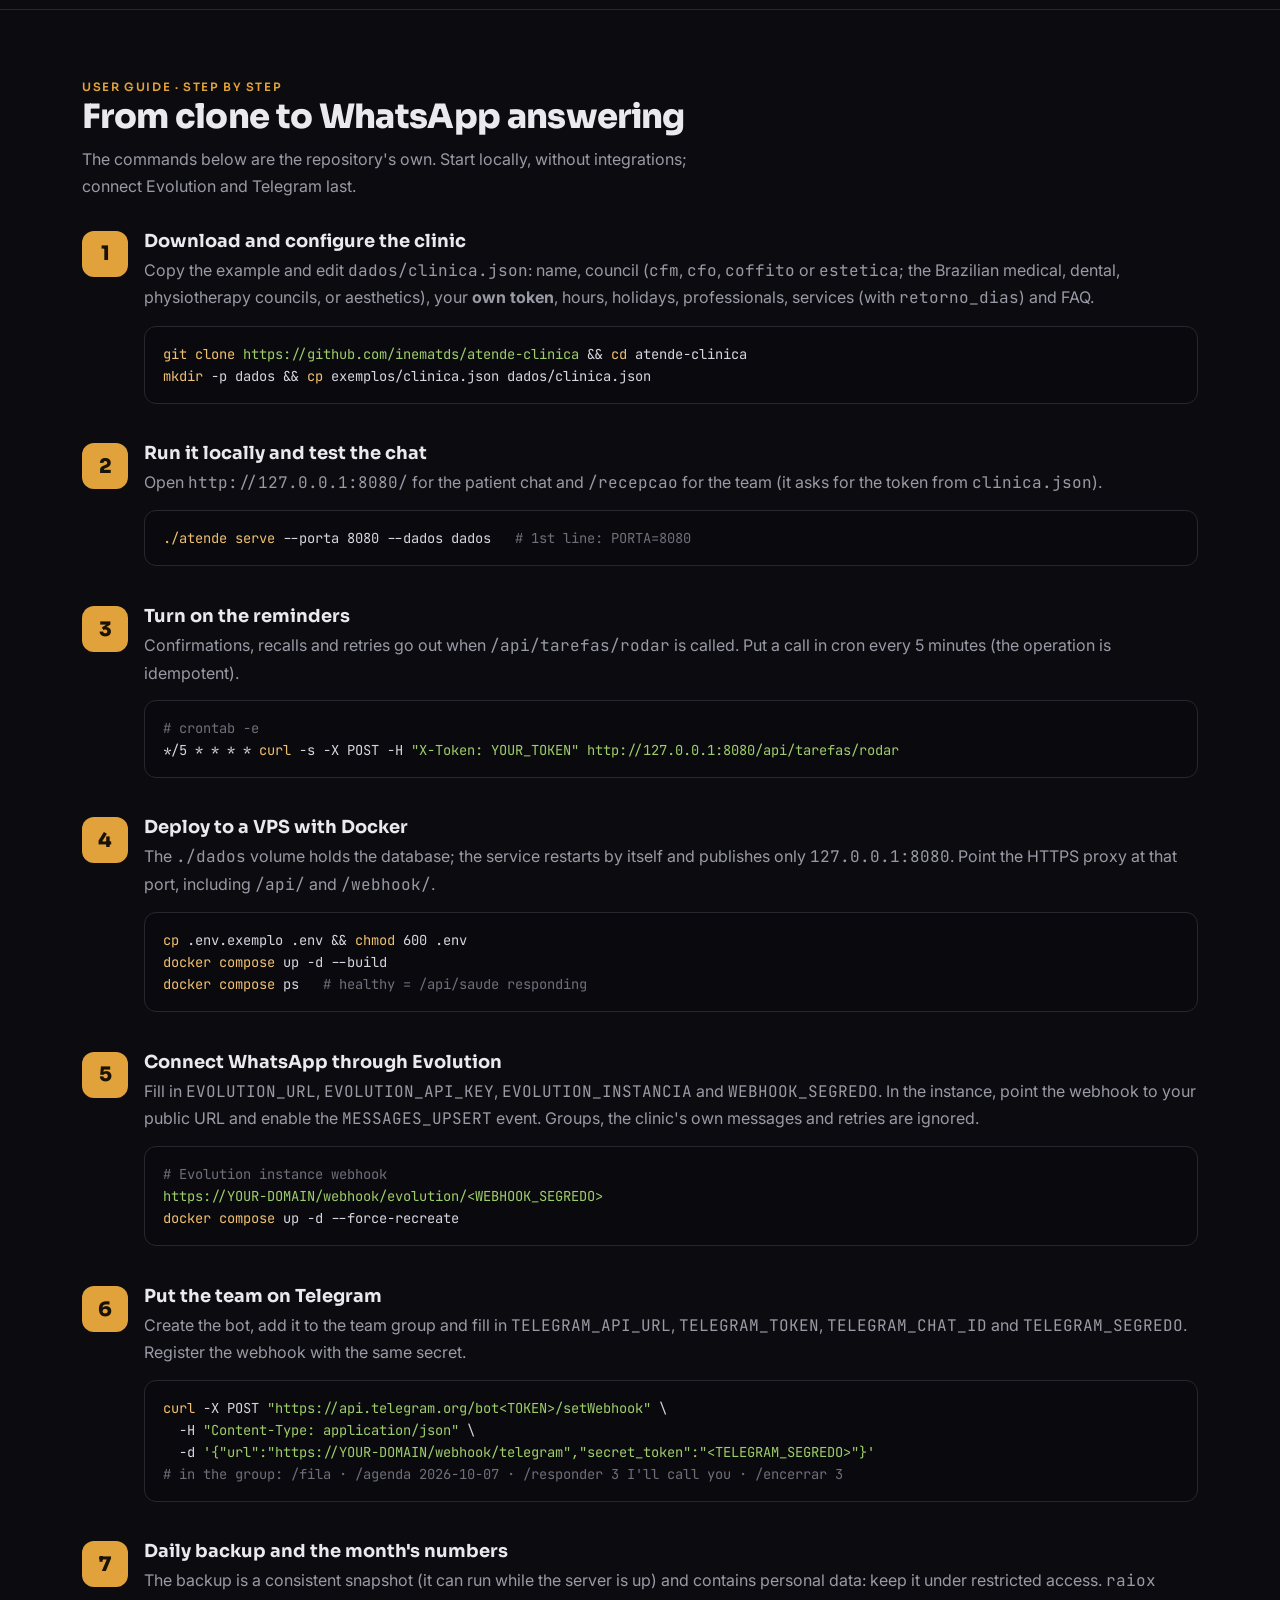
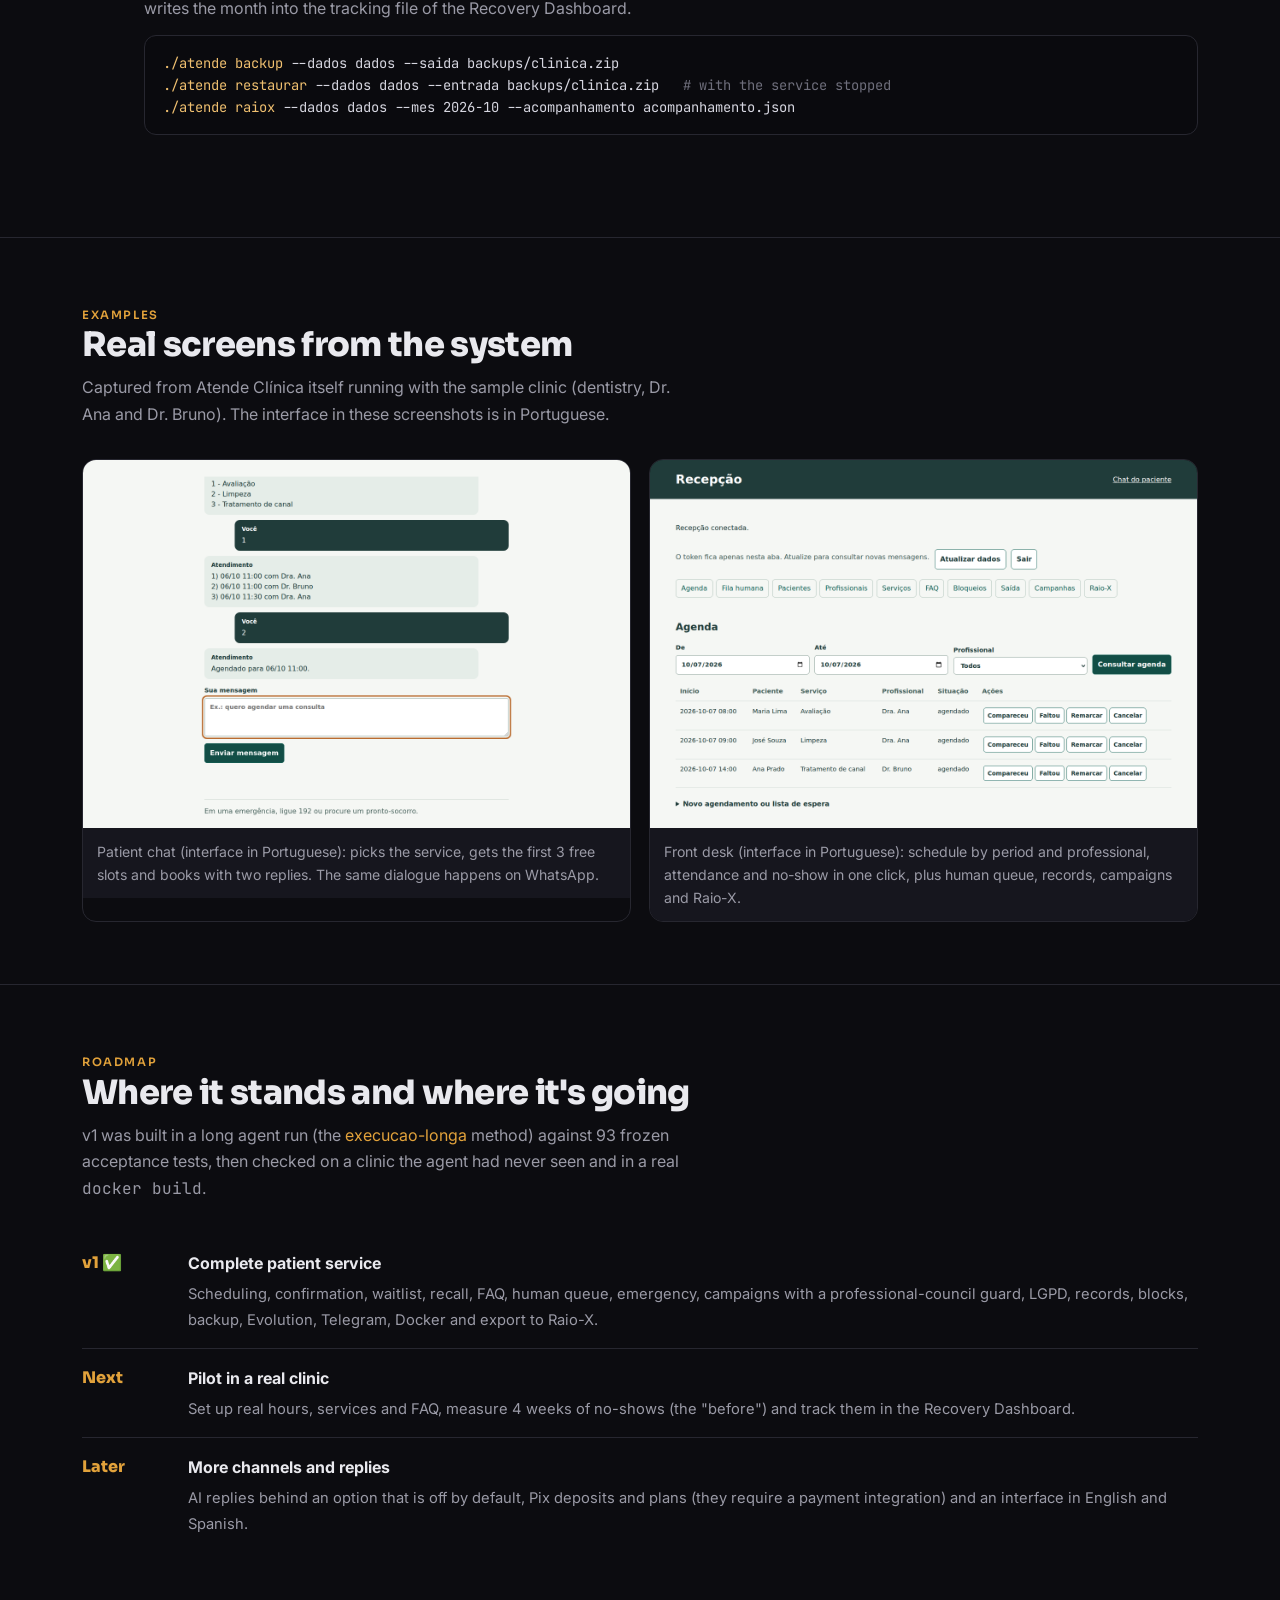
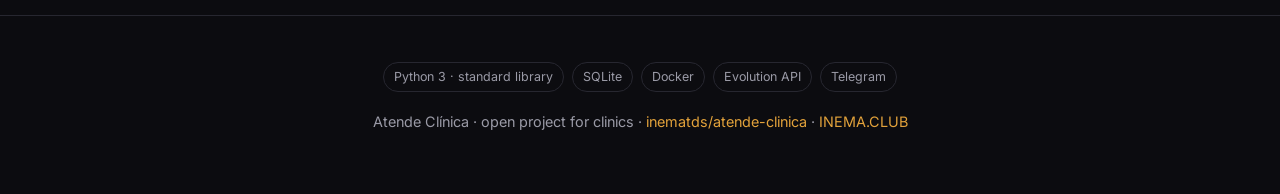
<file: guia/en/index.html>
<!DOCTYPE html>
<html lang="en">
<head>
<meta charset="utf-8">
<meta name="viewport" content="width=device-width, initial-scale=1">
<title>Atende Clínica — scheduling, WhatsApp and a Telegram team desk for clinics</title>
<meta name="description" content="Open-source patient service system for clinics: online scheduling, automatic confirmation, waitlist, recall, FAQ, WhatsApp through Evolution, team desk on Telegram, Brazil's LGPD privacy law and a medical-council guard. Docker for a VPS.">
<link rel="alternate" hreflang="pt-BR" href="https://inematds.github.io/atende-clinica/guia/">
<link rel="alternate" hreflang="en" href="https://inematds.github.io/atende-clinica/guia/en/">
<link rel="alternate" hreflang="es" href="https://inematds.github.io/atende-clinica/guia/es/">
<link rel="preconnect" href="https://fonts.googleapis.com">
<link rel="preconnect" href="https://fonts.gstatic.com" crossorigin>
<link href="https://fonts.googleapis.com/css2?family=Sora:wght@400;600;800&family=Inter:wght@400;500;600&family=JetBrains+Mono:wght@400;600&display=swap" rel="stylesheet">
<style>
  :root{
    --bg:#0c0c10; --bg2:#14141b; --card:#16161e; --line:#272730;
    --txt:#e9e9ee; --mut:#9a9aa6; --amb:#E2A23B; --amb2:#f0c070; --sky:#38bdf8; --pro:#cbd5e1;
    color-scheme:dark;
  }
  body.light{
    --bg:#f6f7f9; --bg2:#eceef2; --card:#ffffff; --line:#e1e3ea;
    --txt:#1a1a22; --mut:#5b5b68; --amb:#b9791d; --amb2:#a16207; --sky:#0369a1; --pro:#b45309;
    color-scheme:light;
  }
  body.light .hero .glow{opacity:.5}
  body.light pre{background:#0e0e14;color:#d6d6e0}
  body.light pre .c{color:#8a8a98}
  *{box-sizing:border-box}
  html{scroll-behavior:smooth}
  body{margin:0;background:var(--bg);color:var(--txt);font:16px/1.65 Inter,system-ui,sans-serif;-webkit-font-smoothing:antialiased}
  h1,h2,h3{font-family:Sora,sans-serif;line-height:1.15;margin:0}
  a{color:var(--amb);text-decoration:none}
  code,pre{font-family:"JetBrains Mono",monospace}
  .wrap{max-width:1160px;margin:0 auto;padding:0 22px}
  .mut{color:var(--mut)} .amb{color:var(--amb)}
  .chip{display:inline-block;font-size:.72rem;letter-spacing:.14em;text-transform:uppercase;color:var(--amb);font-weight:600;font-family:Sora}
  nav{position:sticky;top:0;z-index:30;backdrop-filter:blur(12px);background:rgba(12,12,16,.78);border-bottom:1px solid var(--line)}
  nav .wrap{display:flex;align-items:center;gap:22px;height:60px}
  nav .brand{display:flex;align-items:center;gap:8px;font-family:Sora;font-weight:800;letter-spacing:-.02em;color:var(--amb)}
  nav .brand .emoji{font-size:1.25rem}
  nav .sep{color:var(--mut);opacity:.45}
  nav .inema{color:var(--sky);font-weight:600;font-size:.88rem;font-family:Sora}
  nav .inema:hover{filter:brightness(1.15)}
  nav .pro{color:var(--pro);font-weight:600;font-size:.88rem;font-family:Sora}
  nav .pro:hover{filter:brightness(1.15)}
  nav .clubpro{display:inline-flex;align-items:center;gap:6px}
  nav .links{margin-left:auto;display:flex;align-items:center;gap:20px;font-size:.92rem}
  nav .links a.sec{color:var(--mut)} nav .links a.sec:hover{color:var(--txt)}
  .lang{display:inline-flex;gap:2px;font-family:Sora;font-size:.78rem}
  .lang a{color:var(--mut);padding:.2em .45em;border-radius:6px} .lang a.on{color:var(--amb);background:rgba(226,162,59,.12)}
  .tgl{background:var(--bg2);border:1px solid var(--line);color:var(--txt);width:38px;height:38px;border-radius:10px;cursor:pointer;display:inline-flex;align-items:center;justify-content:center;font-size:1.05rem}
  .tgl:hover{border-color:var(--amb)}
  .btn{display:inline-block;background:var(--amb);color:#1a1206;font-weight:600;padding:.6em 1.05em;border-radius:10px;font-family:Sora}
  .btn.ghost{background:transparent;color:var(--txt);border:1px solid var(--line)}
  @media(max-width:760px){nav .links a.sec{display:none}}
  @media(max-width:520px){nav .wrap{gap:8px;padding:8px 14px;height:auto;flex-wrap:wrap} nav .links{gap:8px;margin-left:0;width:100%;justify-content:space-between} nav .btn{padding:.45em .7em;font-size:.82rem} .tgl{width:34px;height:34px}}
  .hero{position:relative;overflow:hidden;border-bottom:1px solid var(--line)}
  .hero .glow{position:absolute;inset:-40% -20% auto auto;width:70%;height:600px;background:radial-gradient(closest-side,rgba(226,162,59,.22),transparent 70%);pointer-events:none}
  .hero .wrap{display:grid;grid-template-columns:1.1fr .9fr;gap:40px;align-items:center;padding:74px 22px}
  .hero h1{font-size:clamp(2.2rem,5vw,3.5rem);font-weight:800;letter-spacing:-.025em}
  .hero p.lead{font-size:1.18rem;color:var(--mut);margin:1.1em 0 1.6em;max-width:34ch}
  .hero .cta{display:flex;gap:12px;flex-wrap:wrap}
  .hero figure{margin:0;border-radius:16px;overflow:hidden;border:1px solid var(--line);box-shadow:0 30px 80px -30px #000}
  .hero figure img{width:100%;display:block}
  @media(max-width:780px){.hero .wrap{grid-template-columns:1fr;padding:48px 22px}}
  section{padding:62px 0;border-bottom:1px solid var(--line)}
  section h2{font-size:clamp(1.5rem,3.4vw,2.1rem);font-weight:800;letter-spacing:-.02em}
  section .sub{color:var(--mut);margin:.6em 0 2em;max-width:62ch}
  .grid{display:grid;gap:16px}
  .g3{grid-template-columns:repeat(3,1fr)} .g4{grid-template-columns:repeat(4,1fr)} .g2{grid-template-columns:repeat(2,1fr)}
  @media(max-width:820px){.g3,.g4{grid-template-columns:1fr 1fr}}
  @media(max-width:540px){.g2,.g3,.g4{grid-template-columns:1fr}}
  .card{background:var(--card);border:1px solid var(--line);border-radius:14px;padding:20px}
  .card h3{font-size:1.05rem;margin-bottom:.4em}
  .card p{color:var(--mut);font-size:.92rem;margin:0}
  .num{display:inline-flex;width:30px;height:30px;align-items:center;justify-content:center;border-radius:8px;background:rgba(226,162,59,.14);color:var(--amb);font-family:Sora;font-weight:800;font-size:.9rem;margin-bottom:.7em}
  .flow{display:flex;flex-wrap:wrap;gap:8px;align-items:center;margin-top:10px}
  .flow span{background:var(--bg2);border:1px solid var(--line);border-radius:999px;padding:.45em .9em;font-size:.85rem;font-family:Sora;font-weight:600}
  .flow .arr{color:var(--amb);border:none;background:none;padding:0 .1em}
  pre{background:#0a0a0e;border:1px solid var(--line);border-radius:12px;padding:16px 18px;overflow:auto;font-size:.86rem;line-height:1.6;color:#d6d6e0}
  pre .c{color:#6f6f7c} pre .k{color:var(--amb2)} pre .s{color:#9ece6a}
  .step{display:grid;grid-template-columns:46px minmax(0,1fr);gap:16px;margin-bottom:26px}
  .step>div,.card{min-width:0}
  .step .b{width:46px;height:46px;border-radius:12px;background:var(--amb);color:#1a1206;font-family:Sora;font-weight:800;font-size:1.25rem;display:flex;align-items:center;justify-content:center}
  .step h3{font-size:1.12rem;margin-bottom:.3em}
  .step p{color:var(--mut);margin:.2em 0 .7em}
  .ex{display:grid;grid-template-columns:1fr 1fr;gap:18px}
  @media(max-width:680px){.ex{grid-template-columns:1fr}}
  .ex figure{margin:0;border-radius:14px;overflow:hidden;border:1px solid var(--line)}
  .ex figure img{width:100%;display:block}
  .ex figcaption{padding:12px 14px;font-size:.88rem;color:var(--mut);background:var(--card)}
  .phase{display:flex;gap:14px;padding:16px 0;border-bottom:1px solid var(--line)}
  .phase:last-child{border:none}
  .phase .tag{flex:0 0 92px;font-family:Sora;font-weight:800;color:var(--amb)}
  .phase .d strong{display:block;margin-bottom:.2em}
  .phase .d span{color:var(--mut);font-size:.92rem}
  footer{padding:46px 0;text-align:center;color:var(--mut);font-size:.9rem}
  .pill{display:inline-block;border:1px solid var(--line);border-radius:999px;padding:.3em .8em;font-size:.78rem;color:var(--mut);margin:0 4px}
</style>
</head>
<body>

<nav><div class="wrap">
  <a class="brand" href="#top"><span class="emoji">🩺</span> Atende Clínica</a>
  <span class="sep">|</span>
  <span class="clubpro">
    <a class="inema" href="https://inema.club" target="_blank" rel="noopener">INEMA.CLUB</a>
    <span class="sep">-</span>
    <a class="pro" href="https://inema.pro" target="_blank" rel="noopener">PRO</a>
  </span>
  <div class="links">
    <a class="sec" href="#oque">What it is</a>
    <a class="sec" href="#fluxo">How it works</a>
    <a class="sec" href="#guia">User guide</a>
    <a class="sec" href="#exemplos">Examples</a>
    <a class="sec" href="#roadmap">Roadmap</a>
    <span class="lang"><a href="../">PT</a><a class="on" href="./">EN</a><a href="../es/">ES</a></span>
    <button class="tgl" id="themeToggle" aria-label="Toggle theme" title="Toggle theme">🌙</button>
    <a class="btn" href="https://github.com/inematds/atende-clinica" target="_blank" rel="noopener">GitHub</a>
  </div>
</div></nav>

<header class="hero" id="top">
  <div class="glow"></div>
  <div class="wrap">
    <div>
      <span class="chip">Clinic patient service · open source</span>
      <h1>The front desk that keeps your <span class="amb">schedule</span> from falling apart</h1>
      <p class="lead">Online scheduling, automatic confirmation, waitlist and scheduled recall. Patients chat on WhatsApp (Evolution) or on the website chat, and the team steps in on Telegram when needed. Everything runs in one Docker container, with Brazil's LGPD privacy rules and the Brazilian professional councils' rules already built in.</p>
      <div class="cta">
        <a class="btn" href="#guia">Start the guide</a>
        <a class="btn ghost" href="https://github.com/inematds/atende-clinica" target="_blank" rel="noopener">View on GitHub</a>
      </div>
    </div>
    <figure><img src="../assets/banner-en.jpg" alt="Atende Clínica banner: scheduling, WhatsApp and the team on Telegram"></figure>
  </div>
</header>

<section id="oque"><div class="wrap">
  <span class="chip">What it is</span>
  <h2>Fewer no-shows, fewer ringing phones, more returning patients</h2>
  <p class="sub">Unannounced no-shows are a clinic's number one leak: 5 to 12% on a well-run schedule, close to 25% on average. Atende Clínica tackles this with the pieces of the "Full schedule" recipe from the <a href="https://inematds.github.io/raio-x-margem/guia/en/" target="_blank" rel="noopener">Raio-X de Margem</a> and sends the month's numbers back to the recovery dashboard.</p>
  <figure style="margin:0 0 26px;border-radius:16px;overflow:hidden;border:1px solid var(--line);box-shadow:0 30px 80px -30px #000"><img src="../assets/banner-grade-en.jpg" alt="Online scheduling, automatic confirmation, waitlist, WhatsApp Evolution, team on Telegram, LGPD and professional councils" loading="lazy" style="width:100%;display:block"></figure>
  <div class="grid g3">
    <div class="card"><h3>📅 A schedule that defends itself</h3><p>Hours per professional, days off and vacations, confirmation 48 h ahead with "1 confirms / 2 cancels". Whoever cancels frees the slot for the waitlist right away, and recall (e.g. a cleaning every 180 days) is reminded automatically.</p></div>
    <div class="card"><h3>💬 WhatsApp and chat, one brain</h3><p>Patients book, reschedule and get answers from the clinic's FAQ. The bot never makes up prices or diagnoses. A request for a person, an emergency (it tells the patient to call 192, Brazil's emergency number) or two unanswered questions go to the team.</p></div>
    <div class="card"><h3>🛡️ Health rules out of the box</h3><p>Campaigns go only to people who opted in, and the text passes the professional-council guard (the Brazilian medical, dental and physiotherapy councils: CFM, CFO, COFFITO): price, installments, raffles, "before and after", "guaranteed result". Patients can reply "PARAR" (stop), export their own data or request deletion (Brazil's LGPD privacy law).</p></div>
  </div>
</div></section>

<section id="fluxo"><div class="wrap">
  <span class="chip">How it works</span>
  <h2>From a "hi" on WhatsApp to a confirmed appointment</h2>
  <p class="sub">A dependency-free Python server, with a SQLite database on a Docker volume. Evolution and Telegram are plugged in through environment variables; without them, the system runs with a simulated outbox.</p>
  <div class="flow">
    <span>WhatsApp (Evolution) or website chat</span><span class="arr">→</span>
    <span>Conversation: FAQ, book, confirm</span><span class="arr">→</span>
    <span>Schedule + waitlist</span><span class="arr">→</span>
    <span>Reminders and recalls</span><span class="arr">→</span>
    <span>Team on Telegram / front desk</span><span class="arr">→</span>
    <span>Month's numbers to Raio-X</span>
  </div>
  <div class="grid g3" style="margin-top:22px">
    <div class="card"><h3>Patient</h3><p>WhatsApp or website chat. Books among the first 3 free slots, answers the confirmation, joins the waitlist, gets the recall reminder.</p></div>
    <div class="card"><h3>Team</h3><p>Telegram group: receives each conversation as <code>#id</code>, replies on top of the message or with <code>/responder</code> (reply), and uses <code>/fila</code> (queue), <code>/agenda</code> (schedule) and <code>/encerrar</code> (close).</p></div>
    <div class="card"><h3>Front desk (web)</h3><p>A <code>/recepcao</code> page with a token: schedule by period, records for patients, professionals, services and FAQ, blocks, human queue, campaigns and indicators.</p></div>
  </div>
</div></section>

<section id="pre"><div class="wrap">
  <span class="chip">Prerequisites</span>
  <h2>What you need</h2>
  <p class="sub">To try it on your computer, Python is enough. For production, a VPS with Docker and, if you want the channels, your own Evolution API and a Telegram bot.</p>
  <div class="grid g3">
    <div class="card"><h3>Python 3.10+</h3><p>Standard library only: no <code>pip install</code>.</p><pre><span class="c"># check</span>
<span class="k">python3</span> --version</pre></div>
    <div class="card"><h3>Docker + Compose (VPS)</h3><p>Image <code>python:3.12-slim</code>, port bound to 127.0.0.1 only, behind an HTTPS proxy (Nginx, Caddy).</p><pre><span class="c"># check</span>
<span class="k">docker</span> compose version</pre></div>
    <div class="card"><h3>Evolution API and Telegram bot (optional)</h3><p>An Evolution instance connected to the clinic's WhatsApp and a bot (BotFather) in a team group. Credentials live only in <code>.env</code>.</p><pre><span class="c"># variables template</span>
<span class="k">cp</span> .env.exemplo .env</pre></div>
  </div>
</div></section>

<section id="guia"><div class="wrap">
  <span class="chip">User guide · step by step</span>
  <h2>From clone to WhatsApp answering</h2>
  <p class="sub">The commands below are the repository's own. Start locally, without integrations; connect Evolution and Telegram last.</p>

  <div class="step"><div class="b">1</div><div>
    <h3>Download and configure the clinic</h3>
    <p>Copy the example and edit <code>dados/clinica.json</code>: name, council (<code>cfm</code>, <code>cfo</code>, <code>coffito</code> or <code>estetica</code>; the Brazilian medical, dental, physiotherapy councils, or aesthetics), your <strong>own token</strong>, hours, holidays, professionals, services (with <code>retorno_dias</code>) and FAQ.</p>
<pre><span class="k">git clone</span> <span class="s">https://github.com/inematds/atende-clinica</span> && <span class="k">cd</span> atende-clinica
<span class="k">mkdir</span> -p dados && <span class="k">cp</span> exemplos/clinica.json dados/clinica.json</pre>
  </div></div>

  <div class="step"><div class="b">2</div><div>
    <h3>Run it locally and test the chat</h3>
    <p>Open <code>http://127.0.0.1:8080/</code> for the patient chat and <code>/recepcao</code> for the team (it asks for the token from <code>clinica.json</code>).</p>
<pre><span class="k">./atende serve</span> --porta 8080 --dados dados   <span class="c"># 1st line: PORTA=8080</span></pre>
  </div></div>

  <div class="step"><div class="b">3</div><div>
    <h3>Turn on the reminders</h3>
    <p>Confirmations, recalls and retries go out when <code>/api/tarefas/rodar</code> is called. Put a call in cron every 5 minutes (the operation is idempotent).</p>
<pre><span class="c"># crontab -e</span>
*/5 * * * * <span class="k">curl</span> -s -X POST -H <span class="s">"X-Token: YOUR_TOKEN"</span> <span class="s">http://127.0.0.1:8080/api/tarefas/rodar</span></pre>
  </div></div>

  <div class="step"><div class="b">4</div><div>
    <h3>Deploy to a VPS with Docker</h3>
    <p>The <code>./dados</code> volume holds the database; the service restarts by itself and publishes only <code>127.0.0.1:8080</code>. Point the HTTPS proxy at that port, including <code>/api/</code> and <code>/webhook/</code>.</p>
<pre><span class="k">cp</span> .env.exemplo .env && <span class="k">chmod</span> 600 .env
<span class="k">docker compose</span> up -d --build
<span class="k">docker compose</span> ps   <span class="c"># healthy = /api/saude responding</span></pre>
  </div></div>

  <div class="step"><div class="b">5</div><div>
    <h3>Connect WhatsApp through Evolution</h3>
    <p>Fill in <code>EVOLUTION_URL</code>, <code>EVOLUTION_API_KEY</code>, <code>EVOLUTION_INSTANCIA</code> and <code>WEBHOOK_SEGREDO</code>. In the instance, point the webhook to your public URL and enable the <code>MESSAGES_UPSERT</code> event. Groups, the clinic's own messages and retries are ignored.</p>
<pre><span class="c"># Evolution instance webhook</span>
<span class="s">https://YOUR-DOMAIN/webhook/evolution/&lt;WEBHOOK_SEGREDO&gt;</span>
<span class="k">docker compose</span> up -d --force-recreate</pre>
  </div></div>

  <div class="step"><div class="b">6</div><div>
    <h3>Put the team on Telegram</h3>
    <p>Create the bot, add it to the team group and fill in <code>TELEGRAM_API_URL</code>, <code>TELEGRAM_TOKEN</code>, <code>TELEGRAM_CHAT_ID</code> and <code>TELEGRAM_SEGREDO</code>. Register the webhook with the same secret.</p>
<pre><span class="k">curl</span> -X POST <span class="s">"https://api.telegram.org/bot&lt;TOKEN&gt;/setWebhook"</span> \
  -H <span class="s">"Content-Type: application/json"</span> \
  -d <span class="s">'{"url":"https://YOUR-DOMAIN/webhook/telegram","secret_token":"&lt;TELEGRAM_SEGREDO&gt;"}'</span>
<span class="c"># in the group: /fila · /agenda 2026-10-07 · /responder 3 I'll call you · /encerrar 3</span></pre>
  </div></div>

  <div class="step"><div class="b">7</div><div>
    <h3>Daily backup and the month's numbers</h3>
    <p>The backup is a consistent snapshot (it can run while the server is up) and contains personal data: keep it under restricted access. <code>raiox</code> writes the month into the tracking file of the Recovery Dashboard.</p>
<pre><span class="k">./atende backup</span> --dados dados --saida backups/clinica.zip
<span class="k">./atende restaurar</span> --dados dados --entrada backups/clinica.zip   <span class="c"># with the service stopped</span>
<span class="k">./atende raiox</span> --dados dados --mes 2026-10 --acompanhamento acompanhamento.json</pre>
  </div></div>
</div></section>

<section id="exemplos"><div class="wrap">
  <span class="chip">Examples</span>
  <h2>Real screens from the system</h2>
  <p class="sub">Captured from Atende Clínica itself running with the sample clinic (dentistry, Dr. Ana and Dr. Bruno). The interface in these screenshots is in Portuguese.</p>
  <div class="ex">
    <figure><img src="../assets/ex-chat.png" alt="Patient chat (interface in Portuguese) offering three time slots and confirming the booking" loading="lazy"><figcaption>Patient chat (interface in Portuguese): picks the service, gets the first 3 free slots and books with two replies. The same dialogue happens on WhatsApp.</figcaption></figure>
    <figure><img src="../assets/ex-recepcao.png" alt="Front desk page (interface in Portuguese) with the day's schedule and buttons for attended, no-show, reschedule and cancel" loading="lazy"><figcaption>Front desk (interface in Portuguese): schedule by period and professional, attendance and no-show in one click, plus human queue, records, campaigns and Raio-X.</figcaption></figure>
  </div>
</div></section>

<section id="roadmap"><div class="wrap">
  <span class="chip">Roadmap</span>
  <h2>Where it stands and where it's going</h2>
  <p class="sub">v1 was built in a long agent run (the <a href="https://inematds.github.io/execucao-longa/guia/en/" target="_blank" rel="noopener">execucao-longa</a> method) against 93 frozen acceptance tests, then checked on a clinic the agent had never seen and in a real <code>docker build</code>.</p>
  <div class="phase"><div class="tag">v1 ✅</div><div class="d"><strong>Complete patient service</strong><span>Scheduling, confirmation, waitlist, recall, FAQ, human queue, emergency, campaigns with a professional-council guard, LGPD, records, blocks, backup, Evolution, Telegram, Docker and export to Raio-X.</span></div></div>
  <div class="phase"><div class="tag">Next</div><div class="d"><strong>Pilot in a real clinic</strong><span>Set up real hours, services and FAQ, measure 4 weeks of no-shows (the "before") and track them in the Recovery Dashboard.</span></div></div>
  <div class="phase"><div class="tag">Later</div><div class="d"><strong>More channels and replies</strong><span>AI replies behind an option that is off by default, Pix deposits and plans (they require a payment integration) and an interface in English and Spanish.</span></div></div>
</div></section>

<footer>
  <div class="wrap">
    <div class="pill">Python 3 · standard library</div><div class="pill">SQLite</div><div class="pill">Docker</div><div class="pill">Evolution API</div><div class="pill">Telegram</div>
    <p style="margin-top:18px">Atende Clínica · open project for clinics ·
      <a href="https://github.com/inematds/atende-clinica">inematds/atende-clinica</a> ·
      <a href="https://inema.club">INEMA.CLUB</a></p>
  </div>
</footer>

<script>
  (function(){
    var KEY='atende-clinica-theme';
    var b=document.body, t=document.getElementById('themeToggle');
    if(localStorage.getItem(KEY)==='light'){ b.classList.add('light'); t.textContent='☀️'; }
    t.addEventListener('click',function(){
      var light=b.classList.toggle('light');
      t.textContent=light?'☀️':'🌙';
      localStorage.setItem(KEY, light?'light':'dark');
    });
  })();
</script>
</body>
</html>
</file>
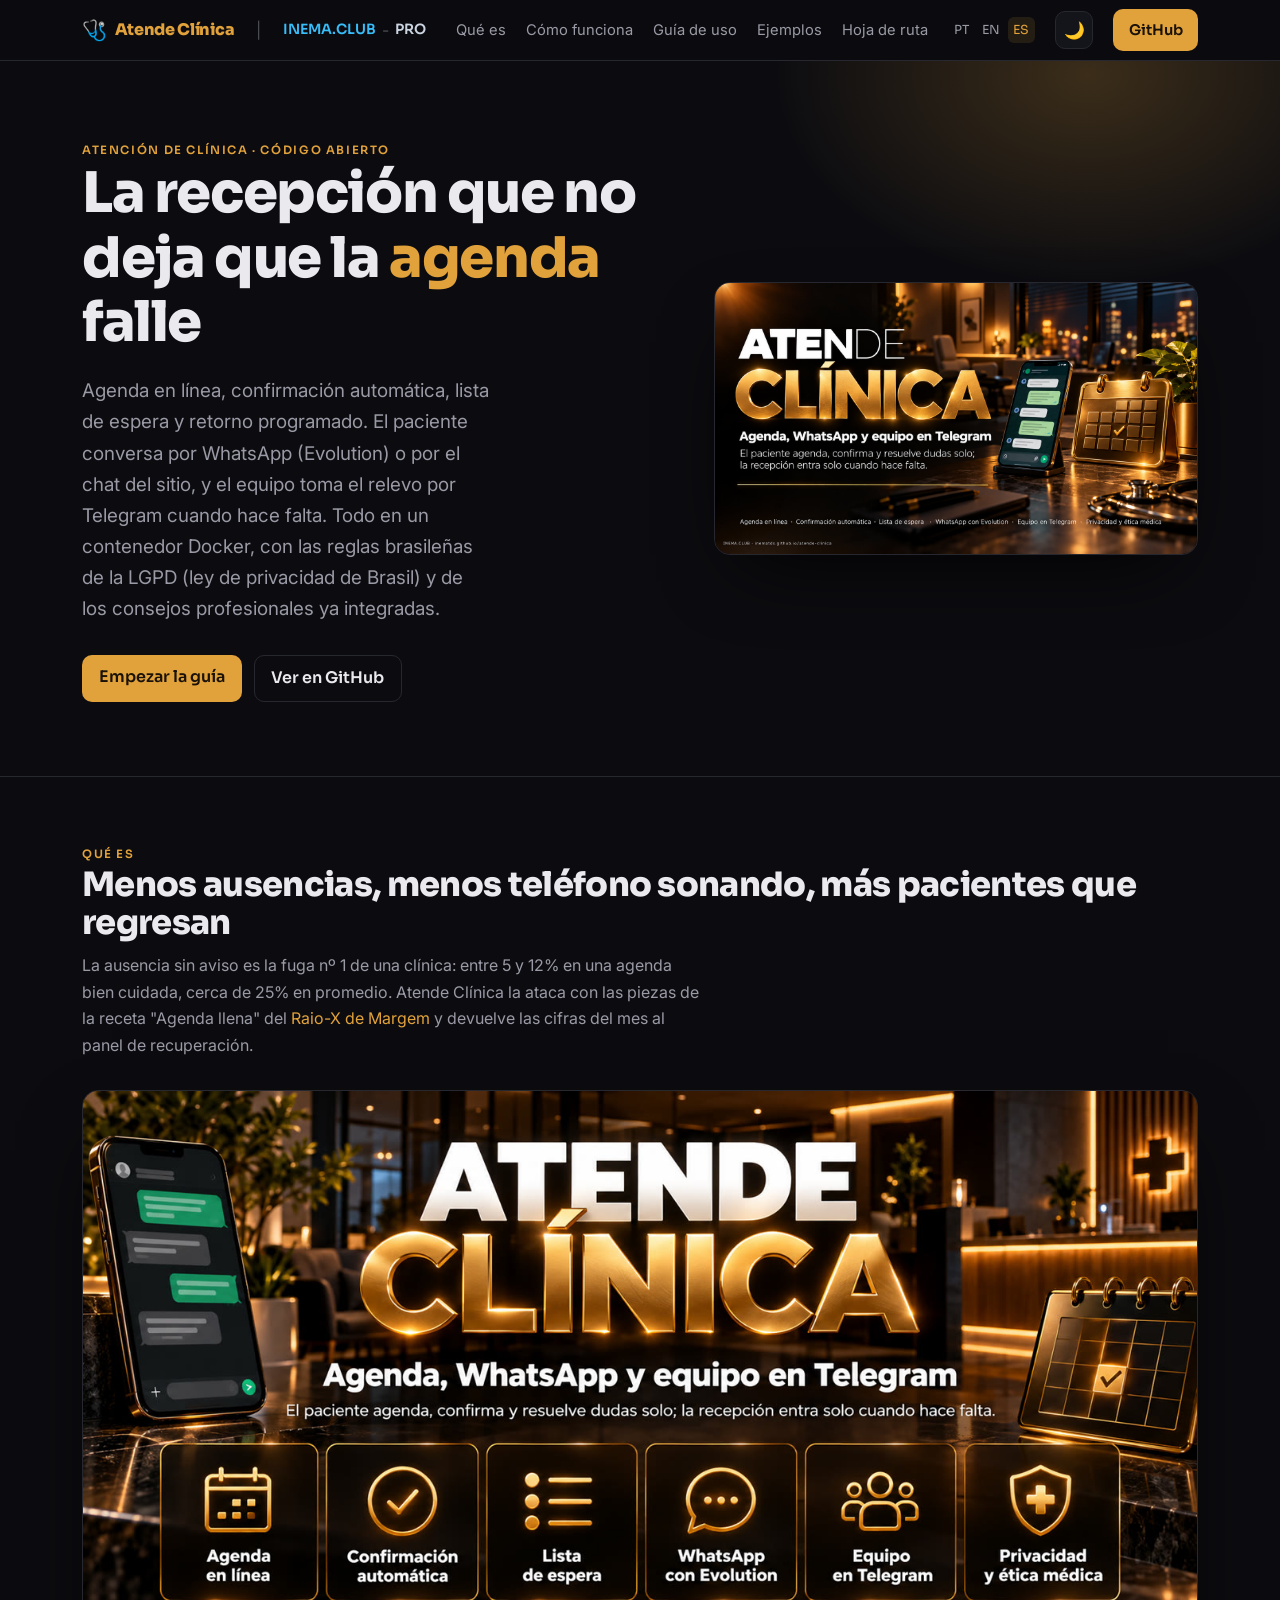
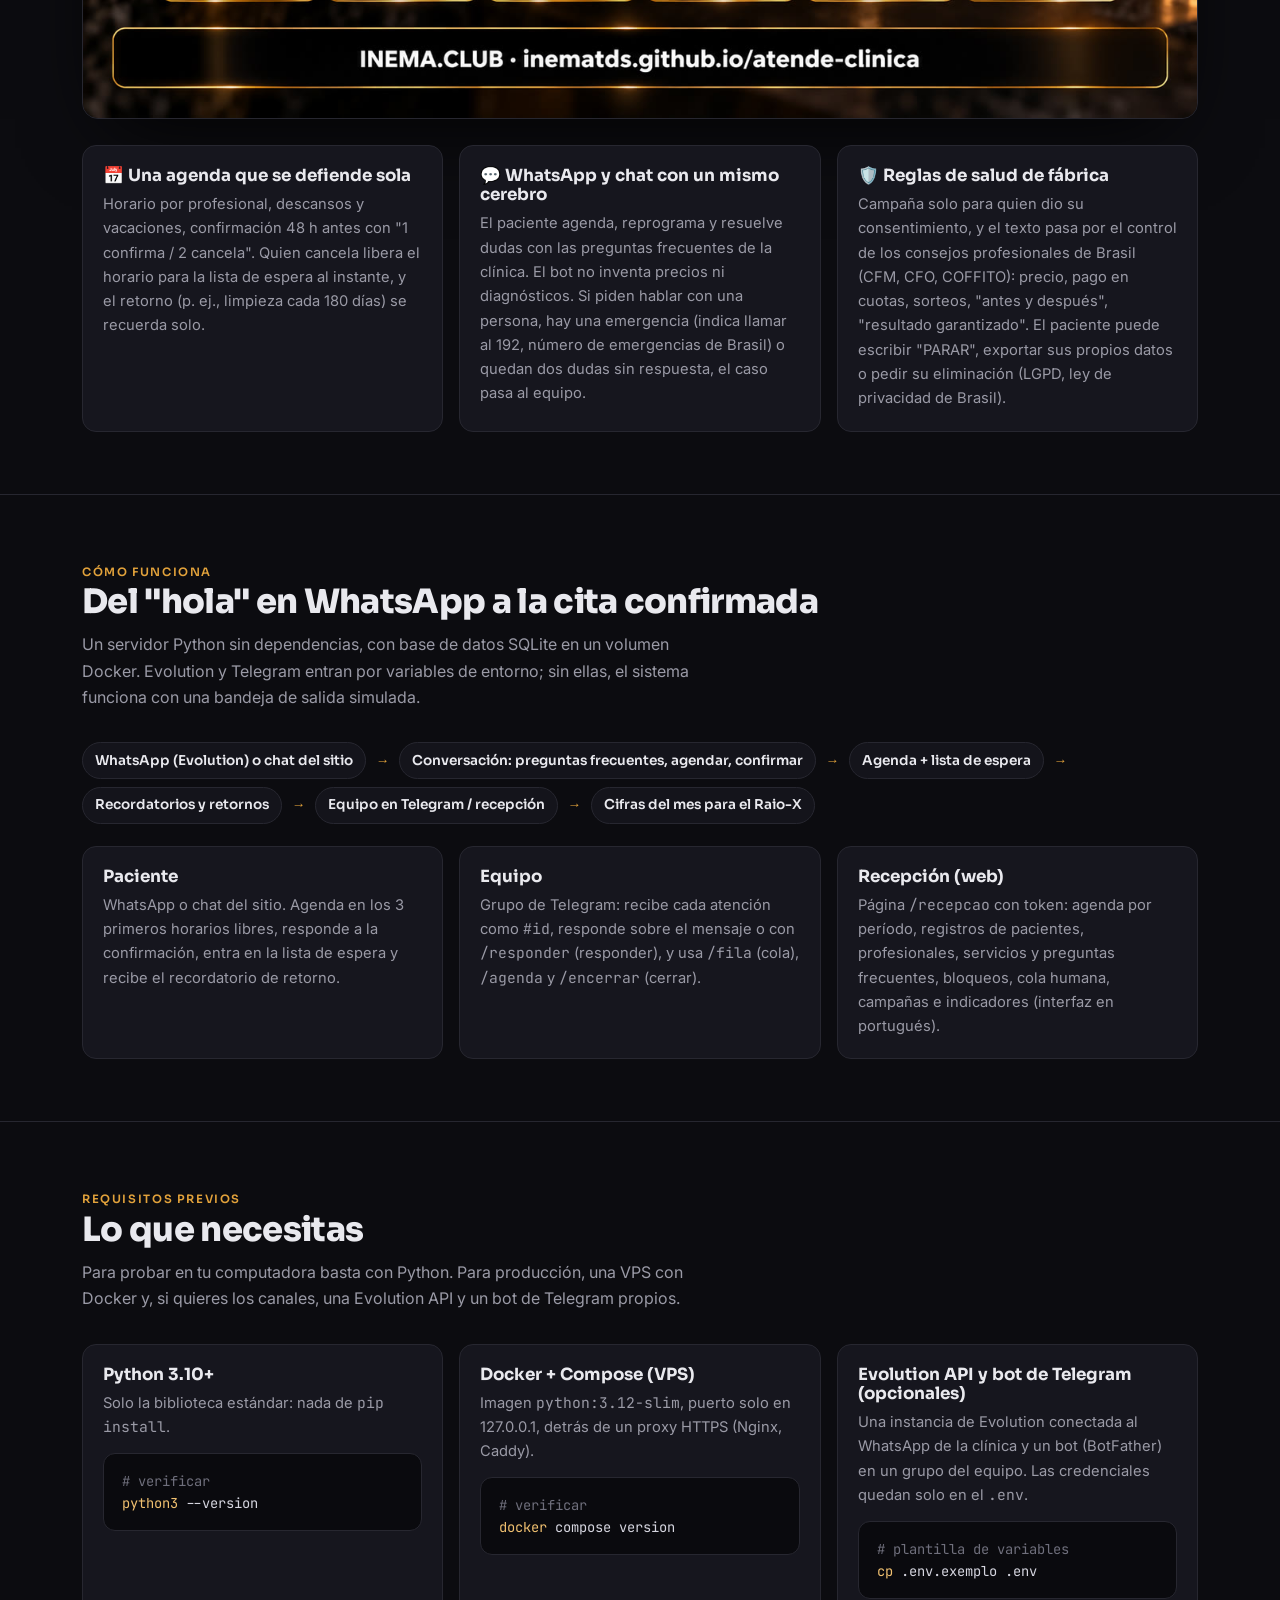
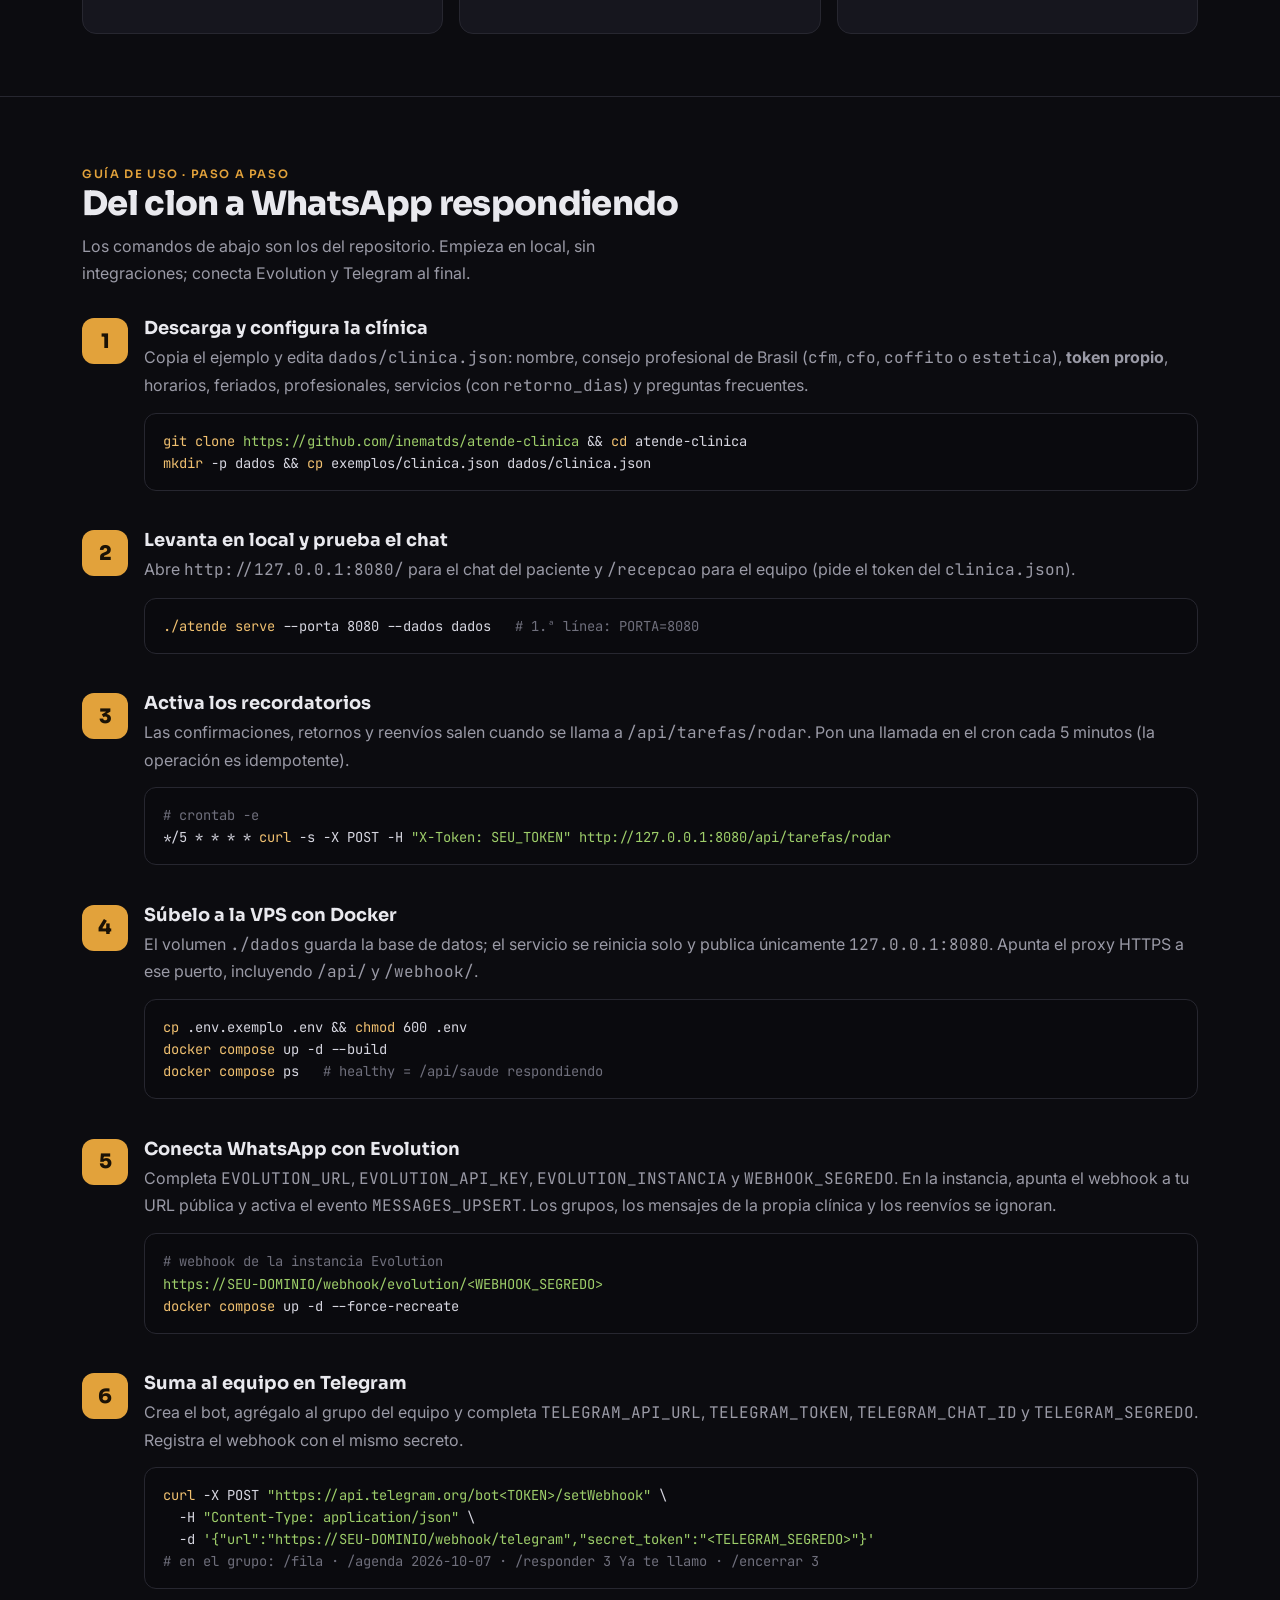
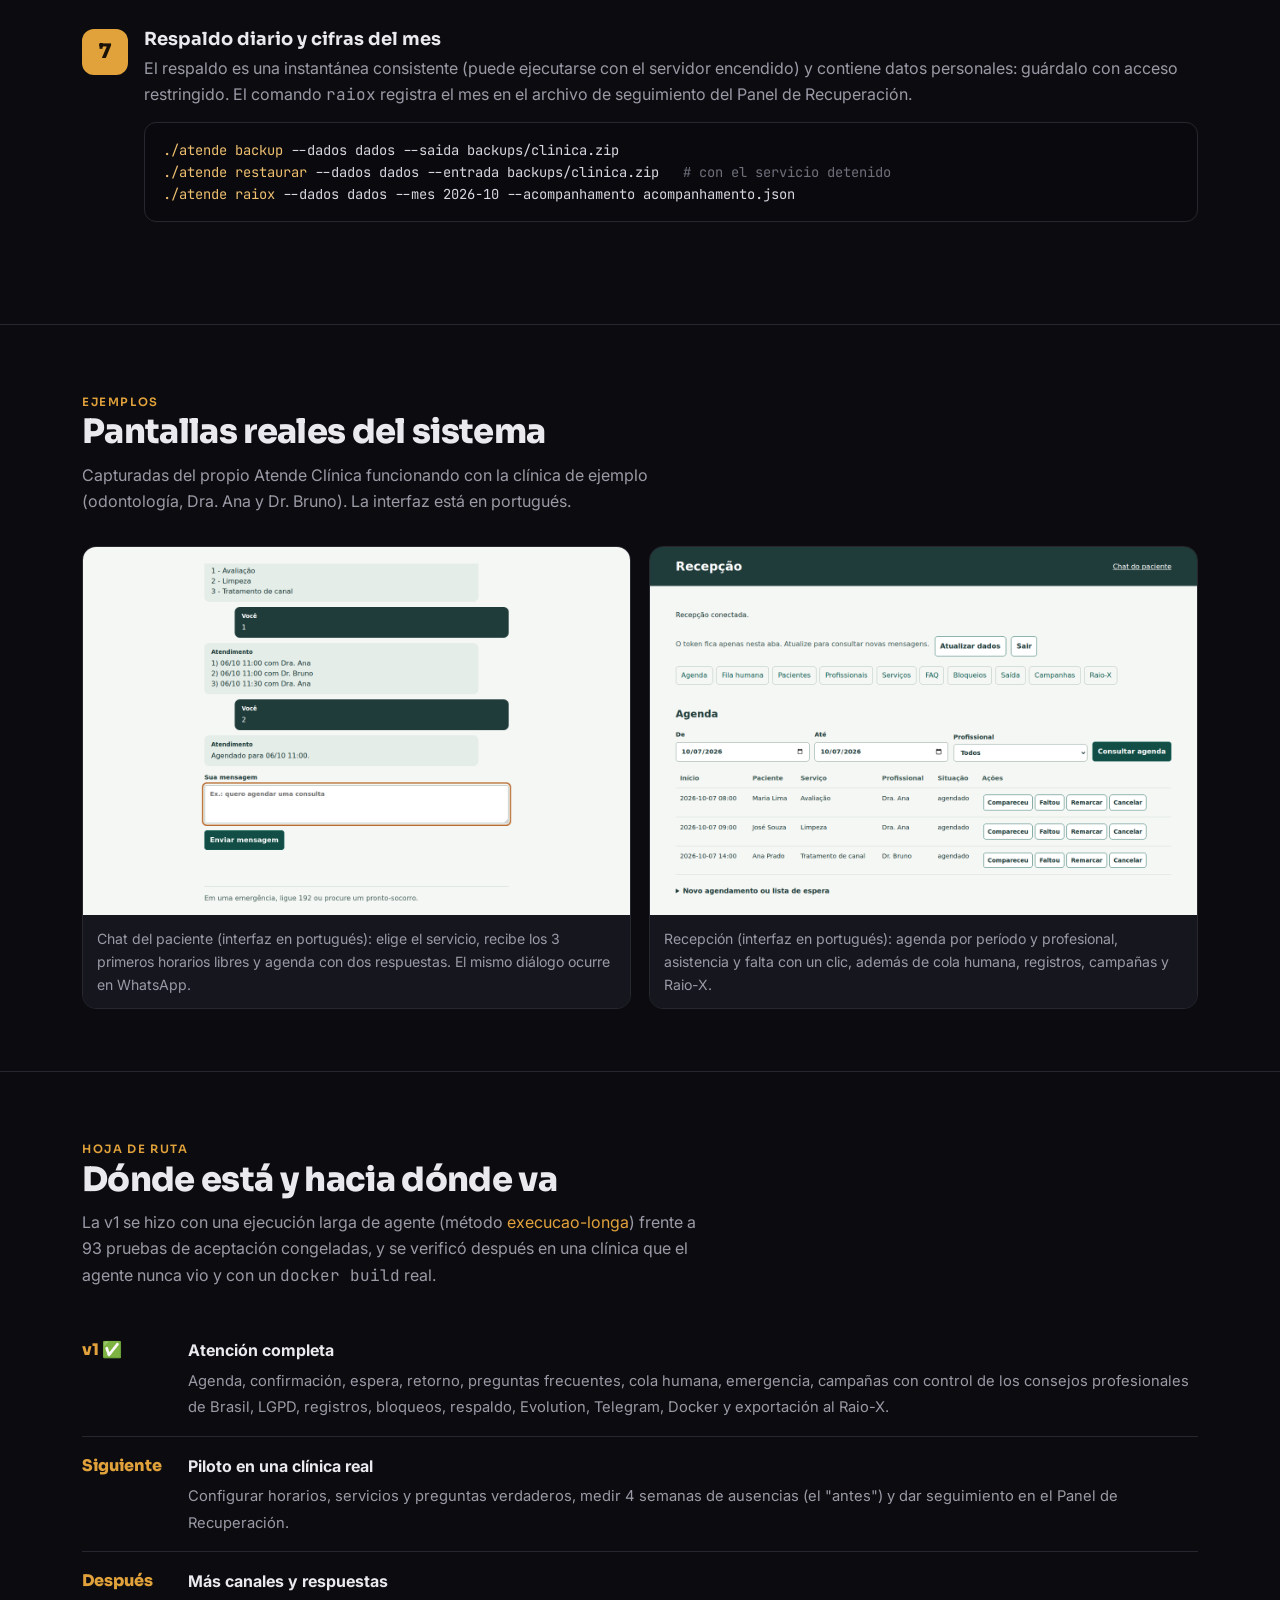
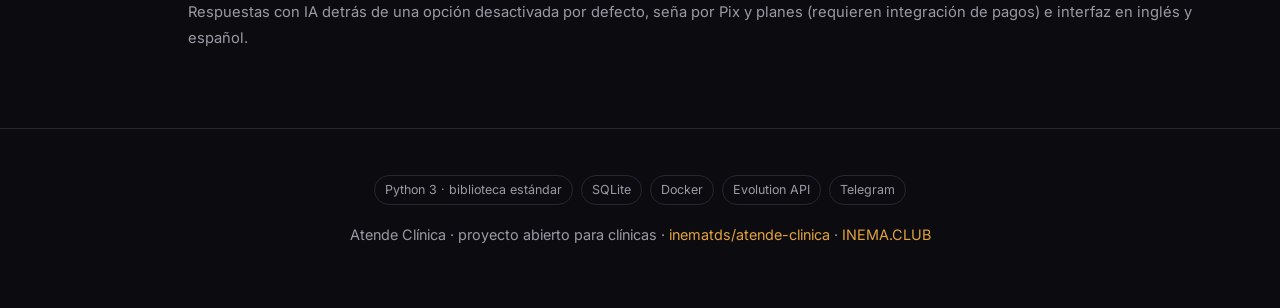
<file: guia/es/index.html>
<!DOCTYPE html>
<html lang="es">
<head>
<meta charset="utf-8">
<meta name="viewport" content="width=device-width, initial-scale=1">
<title>Atende Clínica — agenda, WhatsApp y equipo en Telegram para clínicas</title>
<meta name="description" content="Sistema abierto de atención para clínicas: agenda en línea, confirmación automática, lista de espera, retorno, preguntas frecuentes, WhatsApp con Evolution, equipo en Telegram, LGPD (ley de privacidad de Brasil) y control de los consejos profesionales de Brasil. Docker para VPS.">
<link rel="alternate" hreflang="pt-BR" href="https://inematds.github.io/atende-clinica/guia/">
<link rel="alternate" hreflang="en" href="https://inematds.github.io/atende-clinica/guia/en/">
<link rel="alternate" hreflang="es" href="https://inematds.github.io/atende-clinica/guia/es/">
<link rel="preconnect" href="https://fonts.googleapis.com">
<link rel="preconnect" href="https://fonts.gstatic.com" crossorigin>
<link href="https://fonts.googleapis.com/css2?family=Sora:wght@400;600;800&family=Inter:wght@400;500;600&family=JetBrains+Mono:wght@400;600&display=swap" rel="stylesheet">
<style>
  :root{
    --bg:#0c0c10; --bg2:#14141b; --card:#16161e; --line:#272730;
    --txt:#e9e9ee; --mut:#9a9aa6; --amb:#E2A23B; --amb2:#f0c070; --sky:#38bdf8; --pro:#cbd5e1;
    color-scheme:dark;
  }
  body.light{
    --bg:#f6f7f9; --bg2:#eceef2; --card:#ffffff; --line:#e1e3ea;
    --txt:#1a1a22; --mut:#5b5b68; --amb:#b9791d; --amb2:#a16207; --sky:#0369a1; --pro:#b45309;
    color-scheme:light;
  }
  body.light .hero .glow{opacity:.5}
  body.light pre{background:#0e0e14;color:#d6d6e0}
  body.light pre .c{color:#8a8a98}
  *{box-sizing:border-box}
  html{scroll-behavior:smooth}
  body{margin:0;background:var(--bg);color:var(--txt);font:16px/1.65 Inter,system-ui,sans-serif;-webkit-font-smoothing:antialiased}
  h1,h2,h3{font-family:Sora,sans-serif;line-height:1.15;margin:0}
  a{color:var(--amb);text-decoration:none}
  code,pre{font-family:"JetBrains Mono",monospace}
  .wrap{max-width:1160px;margin:0 auto;padding:0 22px}
  .mut{color:var(--mut)} .amb{color:var(--amb)}
  .chip{display:inline-block;font-size:.72rem;letter-spacing:.14em;text-transform:uppercase;color:var(--amb);font-weight:600;font-family:Sora}
  nav{position:sticky;top:0;z-index:30;backdrop-filter:blur(12px);background:rgba(12,12,16,.78);border-bottom:1px solid var(--line)}
  nav .wrap{display:flex;align-items:center;gap:22px;height:60px}
  nav .brand{display:flex;align-items:center;gap:8px;font-family:Sora;font-weight:800;letter-spacing:-.02em;color:var(--amb)}
  nav .brand .emoji{font-size:1.25rem}
  nav .sep{color:var(--mut);opacity:.45}
  nav .inema{color:var(--sky);font-weight:600;font-size:.88rem;font-family:Sora}
  nav .inema:hover{filter:brightness(1.15)}
  nav .pro{color:var(--pro);font-weight:600;font-size:.88rem;font-family:Sora}
  nav .pro:hover{filter:brightness(1.15)}
  nav .clubpro{display:inline-flex;align-items:center;gap:6px}
  nav .links{margin-left:auto;display:flex;align-items:center;gap:20px;font-size:.92rem}
  nav .links a.sec{color:var(--mut)} nav .links a.sec:hover{color:var(--txt)}
  .lang{display:inline-flex;gap:2px;font-family:Sora;font-size:.78rem}
  .lang a{color:var(--mut);padding:.2em .45em;border-radius:6px} .lang a.on{color:var(--amb);background:rgba(226,162,59,.12)}
  .tgl{background:var(--bg2);border:1px solid var(--line);color:var(--txt);width:38px;height:38px;border-radius:10px;cursor:pointer;display:inline-flex;align-items:center;justify-content:center;font-size:1.05rem}
  .tgl:hover{border-color:var(--amb)}
  .btn{display:inline-block;background:var(--amb);color:#1a1206;font-weight:600;padding:.6em 1.05em;border-radius:10px;font-family:Sora}
  .btn.ghost{background:transparent;color:var(--txt);border:1px solid var(--line)}
  @media(max-width:760px){nav .links a.sec{display:none}}
  @media(max-width:520px){nav .wrap{gap:8px;padding:8px 14px;height:auto;flex-wrap:wrap} nav .links{gap:8px;margin-left:0;width:100%;justify-content:space-between} nav .btn{padding:.45em .7em;font-size:.82rem} .tgl{width:34px;height:34px}}
  .hero{position:relative;overflow:hidden;border-bottom:1px solid var(--line)}
  .hero .glow{position:absolute;inset:-40% -20% auto auto;width:70%;height:600px;background:radial-gradient(closest-side,rgba(226,162,59,.22),transparent 70%);pointer-events:none}
  .hero .wrap{display:grid;grid-template-columns:1.1fr .9fr;gap:40px;align-items:center;padding:74px 22px}
  .hero h1{font-size:clamp(2.2rem,5vw,3.5rem);font-weight:800;letter-spacing:-.025em}
  .hero p.lead{font-size:1.18rem;color:var(--mut);margin:1.1em 0 1.6em;max-width:34ch}
  .hero .cta{display:flex;gap:12px;flex-wrap:wrap}
  .hero figure{margin:0;border-radius:16px;overflow:hidden;border:1px solid var(--line);box-shadow:0 30px 80px -30px #000}
  .hero figure img{width:100%;display:block}
  @media(max-width:780px){.hero .wrap{grid-template-columns:1fr;padding:48px 22px}}
  section{padding:62px 0;border-bottom:1px solid var(--line)}
  section h2{font-size:clamp(1.5rem,3.4vw,2.1rem);font-weight:800;letter-spacing:-.02em}
  section .sub{color:var(--mut);margin:.6em 0 2em;max-width:62ch}
  .grid{display:grid;gap:16px}
  .g3{grid-template-columns:repeat(3,1fr)} .g4{grid-template-columns:repeat(4,1fr)} .g2{grid-template-columns:repeat(2,1fr)}
  @media(max-width:820px){.g3,.g4{grid-template-columns:1fr 1fr}}
  @media(max-width:540px){.g2,.g3,.g4{grid-template-columns:1fr}}
  .card{background:var(--card);border:1px solid var(--line);border-radius:14px;padding:20px}
  .card h3{font-size:1.05rem;margin-bottom:.4em}
  .card p{color:var(--mut);font-size:.92rem;margin:0}
  .num{display:inline-flex;width:30px;height:30px;align-items:center;justify-content:center;border-radius:8px;background:rgba(226,162,59,.14);color:var(--amb);font-family:Sora;font-weight:800;font-size:.9rem;margin-bottom:.7em}
  .flow{display:flex;flex-wrap:wrap;gap:8px;align-items:center;margin-top:10px}
  .flow span{background:var(--bg2);border:1px solid var(--line);border-radius:999px;padding:.45em .9em;font-size:.85rem;font-family:Sora;font-weight:600}
  .flow .arr{color:var(--amb);border:none;background:none;padding:0 .1em}
  pre{background:#0a0a0e;border:1px solid var(--line);border-radius:12px;padding:16px 18px;overflow:auto;font-size:.86rem;line-height:1.6;color:#d6d6e0}
  pre .c{color:#6f6f7c} pre .k{color:var(--amb2)} pre .s{color:#9ece6a}
  .step{display:grid;grid-template-columns:46px minmax(0,1fr);gap:16px;margin-bottom:26px}
  .step>div,.card{min-width:0}
  .step .b{width:46px;height:46px;border-radius:12px;background:var(--amb);color:#1a1206;font-family:Sora;font-weight:800;font-size:1.25rem;display:flex;align-items:center;justify-content:center}
  .step h3{font-size:1.12rem;margin-bottom:.3em}
  .step p{color:var(--mut);margin:.2em 0 .7em}
  .ex{display:grid;grid-template-columns:1fr 1fr;gap:18px}
  @media(max-width:680px){.ex{grid-template-columns:1fr}}
  .ex figure{margin:0;border-radius:14px;overflow:hidden;border:1px solid var(--line)}
  .ex figure img{width:100%;display:block}
  .ex figcaption{padding:12px 14px;font-size:.88rem;color:var(--mut);background:var(--card)}
  .phase{display:flex;gap:14px;padding:16px 0;border-bottom:1px solid var(--line)}
  .phase:last-child{border:none}
  .phase .tag{flex:0 0 92px;font-family:Sora;font-weight:800;color:var(--amb)}
  .phase .d strong{display:block;margin-bottom:.2em}
  .phase .d span{color:var(--mut);font-size:.92rem}
  footer{padding:46px 0;text-align:center;color:var(--mut);font-size:.9rem}
  .pill{display:inline-block;border:1px solid var(--line);border-radius:999px;padding:.3em .8em;font-size:.78rem;color:var(--mut);margin:0 4px}
</style>
</head>
<body>

<nav><div class="wrap">
  <a class="brand" href="#top"><span class="emoji">🩺</span> Atende Clínica</a>
  <span class="sep">|</span>
  <span class="clubpro">
    <a class="inema" href="https://inema.club" target="_blank" rel="noopener">INEMA.CLUB</a>
    <span class="sep">-</span>
    <a class="pro" href="https://inema.pro" target="_blank" rel="noopener">PRO</a>
  </span>
  <div class="links">
    <a class="sec" href="#oque">Qué es</a>
    <a class="sec" href="#fluxo">Cómo funciona</a>
    <a class="sec" href="#guia">Guía de uso</a>
    <a class="sec" href="#exemplos">Ejemplos</a>
    <a class="sec" href="#roadmap">Hoja de ruta</a>
    <span class="lang"><a href="../">PT</a><a href="../en/">EN</a><a class="on" href="./">ES</a></span>
    <button class="tgl" id="themeToggle" aria-label="Cambiar tema" title="Cambiar tema">🌙</button>
    <a class="btn" href="https://github.com/inematds/atende-clinica" target="_blank" rel="noopener">GitHub</a>
  </div>
</div></nav>

<header class="hero" id="top">
  <div class="glow"></div>
  <div class="wrap">
    <div>
      <span class="chip">Atención de clínica · código abierto</span>
      <h1>La recepción que no deja que la <span class="amb">agenda</span> falle</h1>
      <p class="lead">Agenda en línea, confirmación automática, lista de espera y retorno programado. El paciente conversa por WhatsApp (Evolution) o por el chat del sitio, y el equipo toma el relevo por Telegram cuando hace falta. Todo en un contenedor Docker, con las reglas brasileñas de la LGPD (ley de privacidad de Brasil) y de los consejos profesionales ya integradas.</p>
      <div class="cta">
        <a class="btn" href="#guia">Empezar la guía</a>
        <a class="btn ghost" href="https://github.com/inematds/atende-clinica" target="_blank" rel="noopener">Ver en GitHub</a>
      </div>
    </div>
    <figure><img src="../assets/banner-es.jpg" alt="Banner de Atende Clínica: agenda, WhatsApp y equipo en Telegram"></figure>
  </div>
</header>

<section id="oque"><div class="wrap">
  <span class="chip">Qué es</span>
  <h2>Menos ausencias, menos teléfono sonando, más pacientes que regresan</h2>
  <p class="sub">La ausencia sin aviso es la fuga nº 1 de una clínica: entre 5 y 12% en una agenda bien cuidada, cerca de 25% en promedio. Atende Clínica la ataca con las piezas de la receta "Agenda llena" del <a href="https://inematds.github.io/raio-x-margem/guia/es/" target="_blank" rel="noopener">Raio-X de Margem</a> y devuelve las cifras del mes al panel de recuperación.</p>
  <figure style="margin:0 0 26px;border-radius:16px;overflow:hidden;border:1px solid var(--line);box-shadow:0 30px 80px -30px #000"><img src="../assets/banner-grade-es.jpg" alt="Agenda en línea, confirmación automática, lista de espera, WhatsApp con Evolution, equipo en Telegram, LGPD y consejos profesionales de Brasil" loading="lazy" style="width:100%;display:block"></figure>
  <div class="grid g3">
    <div class="card"><h3>📅 Una agenda que se defiende sola</h3><p>Horario por profesional, descansos y vacaciones, confirmación 48 h antes con "1 confirma / 2 cancela". Quien cancela libera el horario para la lista de espera al instante, y el retorno (p. ej., limpieza cada 180 días) se recuerda solo.</p></div>
    <div class="card"><h3>💬 WhatsApp y chat con un mismo cerebro</h3><p>El paciente agenda, reprograma y resuelve dudas con las preguntas frecuentes de la clínica. El bot no inventa precios ni diagnósticos. Si piden hablar con una persona, hay una emergencia (indica llamar al 192, número de emergencias de Brasil) o quedan dos dudas sin respuesta, el caso pasa al equipo.</p></div>
    <div class="card"><h3>🛡️ Reglas de salud de fábrica</h3><p>Campaña solo para quien dio su consentimiento, y el texto pasa por el control de los consejos profesionales de Brasil (CFM, CFO, COFFITO): precio, pago en cuotas, sorteos, "antes y después", "resultado garantizado". El paciente puede escribir "PARAR", exportar sus propios datos o pedir su eliminación (LGPD, ley de privacidad de Brasil).</p></div>
  </div>
</div></section>

<section id="fluxo"><div class="wrap">
  <span class="chip">Cómo funciona</span>
  <h2>Del "hola" en WhatsApp a la cita confirmada</h2>
  <p class="sub">Un servidor Python sin dependencias, con base de datos SQLite en un volumen Docker. Evolution y Telegram entran por variables de entorno; sin ellas, el sistema funciona con una bandeja de salida simulada.</p>
  <div class="flow">
    <span>WhatsApp (Evolution) o chat del sitio</span><span class="arr">→</span>
    <span>Conversación: preguntas frecuentes, agendar, confirmar</span><span class="arr">→</span>
    <span>Agenda + lista de espera</span><span class="arr">→</span>
    <span>Recordatorios y retornos</span><span class="arr">→</span>
    <span>Equipo en Telegram / recepción</span><span class="arr">→</span>
    <span>Cifras del mes para el Raio-X</span>
  </div>
  <div class="grid g3" style="margin-top:22px">
    <div class="card"><h3>Paciente</h3><p>WhatsApp o chat del sitio. Agenda en los 3 primeros horarios libres, responde a la confirmación, entra en la lista de espera y recibe el recordatorio de retorno.</p></div>
    <div class="card"><h3>Equipo</h3><p>Grupo de Telegram: recibe cada atención como <code>#id</code>, responde sobre el mensaje o con <code>/responder</code> (responder), y usa <code>/fila</code> (cola), <code>/agenda</code> y <code>/encerrar</code> (cerrar).</p></div>
    <div class="card"><h3>Recepción (web)</h3><p>Página <code>/recepcao</code> con token: agenda por período, registros de pacientes, profesionales, servicios y preguntas frecuentes, bloqueos, cola humana, campañas e indicadores (interfaz en portugués).</p></div>
  </div>
</div></section>

<section id="pre"><div class="wrap">
  <span class="chip">Requisitos previos</span>
  <h2>Lo que necesitas</h2>
  <p class="sub">Para probar en tu computadora basta con Python. Para producción, una VPS con Docker y, si quieres los canales, una Evolution API y un bot de Telegram propios.</p>
  <div class="grid g3">
    <div class="card"><h3>Python 3.10+</h3><p>Solo la biblioteca estándar: nada de <code>pip install</code>.</p><pre><span class="c"># verificar</span>
<span class="k">python3</span> --version</pre></div>
    <div class="card"><h3>Docker + Compose (VPS)</h3><p>Imagen <code>python:3.12-slim</code>, puerto solo en 127.0.0.1, detrás de un proxy HTTPS (Nginx, Caddy).</p><pre><span class="c"># verificar</span>
<span class="k">docker</span> compose version</pre></div>
    <div class="card"><h3>Evolution API y bot de Telegram (opcionales)</h3><p>Una instancia de Evolution conectada al WhatsApp de la clínica y un bot (BotFather) en un grupo del equipo. Las credenciales quedan solo en el <code>.env</code>.</p><pre><span class="c"># plantilla de variables</span>
<span class="k">cp</span> .env.exemplo .env</pre></div>
  </div>
</div></section>

<section id="guia"><div class="wrap">
  <span class="chip">Guía de uso · paso a paso</span>
  <h2>Del clon a WhatsApp respondiendo</h2>
  <p class="sub">Los comandos de abajo son los del repositorio. Empieza en local, sin integraciones; conecta Evolution y Telegram al final.</p>

  <div class="step"><div class="b">1</div><div>
    <h3>Descarga y configura la clínica</h3>
    <p>Copia el ejemplo y edita <code>dados/clinica.json</code>: nombre, consejo profesional de Brasil (<code>cfm</code>, <code>cfo</code>, <code>coffito</code> o <code>estetica</code>), <strong>token propio</strong>, horarios, feriados, profesionales, servicios (con <code>retorno_dias</code>) y preguntas frecuentes.</p>
<pre><span class="k">git clone</span> <span class="s">https://github.com/inematds/atende-clinica</span> && <span class="k">cd</span> atende-clinica
<span class="k">mkdir</span> -p dados && <span class="k">cp</span> exemplos/clinica.json dados/clinica.json</pre>
  </div></div>

  <div class="step"><div class="b">2</div><div>
    <h3>Levanta en local y prueba el chat</h3>
    <p>Abre <code>http://127.0.0.1:8080/</code> para el chat del paciente y <code>/recepcao</code> para el equipo (pide el token del <code>clinica.json</code>).</p>
<pre><span class="k">./atende serve</span> --porta 8080 --dados dados   <span class="c"># 1.ª línea: PORTA=8080</span></pre>
  </div></div>

  <div class="step"><div class="b">3</div><div>
    <h3>Activa los recordatorios</h3>
    <p>Las confirmaciones, retornos y reenvíos salen cuando se llama a <code>/api/tarefas/rodar</code>. Pon una llamada en el cron cada 5 minutos (la operación es idempotente).</p>
<pre><span class="c"># crontab -e</span>
*/5 * * * * <span class="k">curl</span> -s -X POST -H <span class="s">"X-Token: SEU_TOKEN"</span> <span class="s">http://127.0.0.1:8080/api/tarefas/rodar</span></pre>
  </div></div>

  <div class="step"><div class="b">4</div><div>
    <h3>Súbelo a la VPS con Docker</h3>
    <p>El volumen <code>./dados</code> guarda la base de datos; el servicio se reinicia solo y publica únicamente <code>127.0.0.1:8080</code>. Apunta el proxy HTTPS a ese puerto, incluyendo <code>/api/</code> y <code>/webhook/</code>.</p>
<pre><span class="k">cp</span> .env.exemplo .env && <span class="k">chmod</span> 600 .env
<span class="k">docker compose</span> up -d --build
<span class="k">docker compose</span> ps   <span class="c"># healthy = /api/saude respondiendo</span></pre>
  </div></div>

  <div class="step"><div class="b">5</div><div>
    <h3>Conecta WhatsApp con Evolution</h3>
    <p>Completa <code>EVOLUTION_URL</code>, <code>EVOLUTION_API_KEY</code>, <code>EVOLUTION_INSTANCIA</code> y <code>WEBHOOK_SEGREDO</code>. En la instancia, apunta el webhook a tu URL pública y activa el evento <code>MESSAGES_UPSERT</code>. Los grupos, los mensajes de la propia clínica y los reenvíos se ignoran.</p>
<pre><span class="c"># webhook de la instancia Evolution</span>
<span class="s">https://SEU-DOMINIO/webhook/evolution/&lt;WEBHOOK_SEGREDO&gt;</span>
<span class="k">docker compose</span> up -d --force-recreate</pre>
  </div></div>

  <div class="step"><div class="b">6</div><div>
    <h3>Suma al equipo en Telegram</h3>
    <p>Crea el bot, agrégalo al grupo del equipo y completa <code>TELEGRAM_API_URL</code>, <code>TELEGRAM_TOKEN</code>, <code>TELEGRAM_CHAT_ID</code> y <code>TELEGRAM_SEGREDO</code>. Registra el webhook con el mismo secreto.</p>
<pre><span class="k">curl</span> -X POST <span class="s">"https://api.telegram.org/bot&lt;TOKEN&gt;/setWebhook"</span> \
  -H <span class="s">"Content-Type: application/json"</span> \
  -d <span class="s">'{"url":"https://SEU-DOMINIO/webhook/telegram","secret_token":"&lt;TELEGRAM_SEGREDO&gt;"}'</span>
<span class="c"># en el grupo: /fila · /agenda 2026-10-07 · /responder 3 Ya te llamo · /encerrar 3</span></pre>
  </div></div>

  <div class="step"><div class="b">7</div><div>
    <h3>Respaldo diario y cifras del mes</h3>
    <p>El respaldo es una instantánea consistente (puede ejecutarse con el servidor encendido) y contiene datos personales: guárdalo con acceso restringido. El comando <code>raiox</code> registra el mes en el archivo de seguimiento del Panel de Recuperación.</p>
<pre><span class="k">./atende backup</span> --dados dados --saida backups/clinica.zip
<span class="k">./atende restaurar</span> --dados dados --entrada backups/clinica.zip   <span class="c"># con el servicio detenido</span>
<span class="k">./atende raiox</span> --dados dados --mes 2026-10 --acompanhamento acompanhamento.json</pre>
  </div></div>
</div></section>

<section id="exemplos"><div class="wrap">
  <span class="chip">Ejemplos</span>
  <h2>Pantallas reales del sistema</h2>
  <p class="sub">Capturadas del propio Atende Clínica funcionando con la clínica de ejemplo (odontología, Dra. Ana y Dr. Bruno). La interfaz está en portugués.</p>
  <div class="ex">
    <figure><img src="../assets/ex-chat.png" alt="Chat del paciente ofreciendo tres horarios y confirmando la cita (interfaz en portugués)" loading="lazy"><figcaption>Chat del paciente (interfaz en portugués): elige el servicio, recibe los 3 primeros horarios libres y agenda con dos respuestas. El mismo diálogo ocurre en WhatsApp.</figcaption></figure>
    <figure><img src="../assets/ex-recepcao.png" alt="Página de recepción con la agenda del día y botones asistió, faltó, reprogramar y cancelar (interfaz en portugués)" loading="lazy"><figcaption>Recepción (interfaz en portugués): agenda por período y profesional, asistencia y falta con un clic, además de cola humana, registros, campañas y Raio-X.</figcaption></figure>
  </div>
</div></section>

<section id="roadmap"><div class="wrap">
  <span class="chip">Hoja de ruta</span>
  <h2>Dónde está y hacia dónde va</h2>
  <p class="sub">La v1 se hizo con una ejecución larga de agente (método <a href="https://inematds.github.io/execucao-longa/guia/es/" target="_blank" rel="noopener">execucao-longa</a>) frente a 93 pruebas de aceptación congeladas, y se verificó después en una clínica que el agente nunca vio y con un <code>docker build</code> real.</p>
  <div class="phase"><div class="tag">v1 ✅</div><div class="d"><strong>Atención completa</strong><span>Agenda, confirmación, espera, retorno, preguntas frecuentes, cola humana, emergencia, campañas con control de los consejos profesionales de Brasil, LGPD, registros, bloqueos, respaldo, Evolution, Telegram, Docker y exportación al Raio-X.</span></div></div>
  <div class="phase"><div class="tag">Siguiente</div><div class="d"><strong>Piloto en una clínica real</strong><span>Configurar horarios, servicios y preguntas verdaderos, medir 4 semanas de ausencias (el "antes") y dar seguimiento en el Panel de Recuperación.</span></div></div>
  <div class="phase"><div class="tag">Después</div><div class="d"><strong>Más canales y respuestas</strong><span>Respuestas con IA detrás de una opción desactivada por defecto, seña por Pix y planes (requieren integración de pagos) e interfaz en inglés y español.</span></div></div>
</div></section>

<footer>
  <div class="wrap">
    <div class="pill">Python 3 · biblioteca estándar</div><div class="pill">SQLite</div><div class="pill">Docker</div><div class="pill">Evolution API</div><div class="pill">Telegram</div>
    <p style="margin-top:18px">Atende Clínica · proyecto abierto para clínicas ·
      <a href="https://github.com/inematds/atende-clinica">inematds/atende-clinica</a> ·
      <a href="https://inema.club">INEMA.CLUB</a></p>
  </div>
</footer>

<script>
  (function(){
    var KEY='atende-clinica-theme';
    var b=document.body, t=document.getElementById('themeToggle');
    if(localStorage.getItem(KEY)==='light'){ b.classList.add('light'); t.textContent='☀️'; }
    t.addEventListener('click',function(){
      var light=b.classList.toggle('light');
      t.textContent=light?'☀️':'🌙';
      localStorage.setItem(KEY, light?'light':'dark');
    });
  })();
</script>
</body>
</html>
</file>
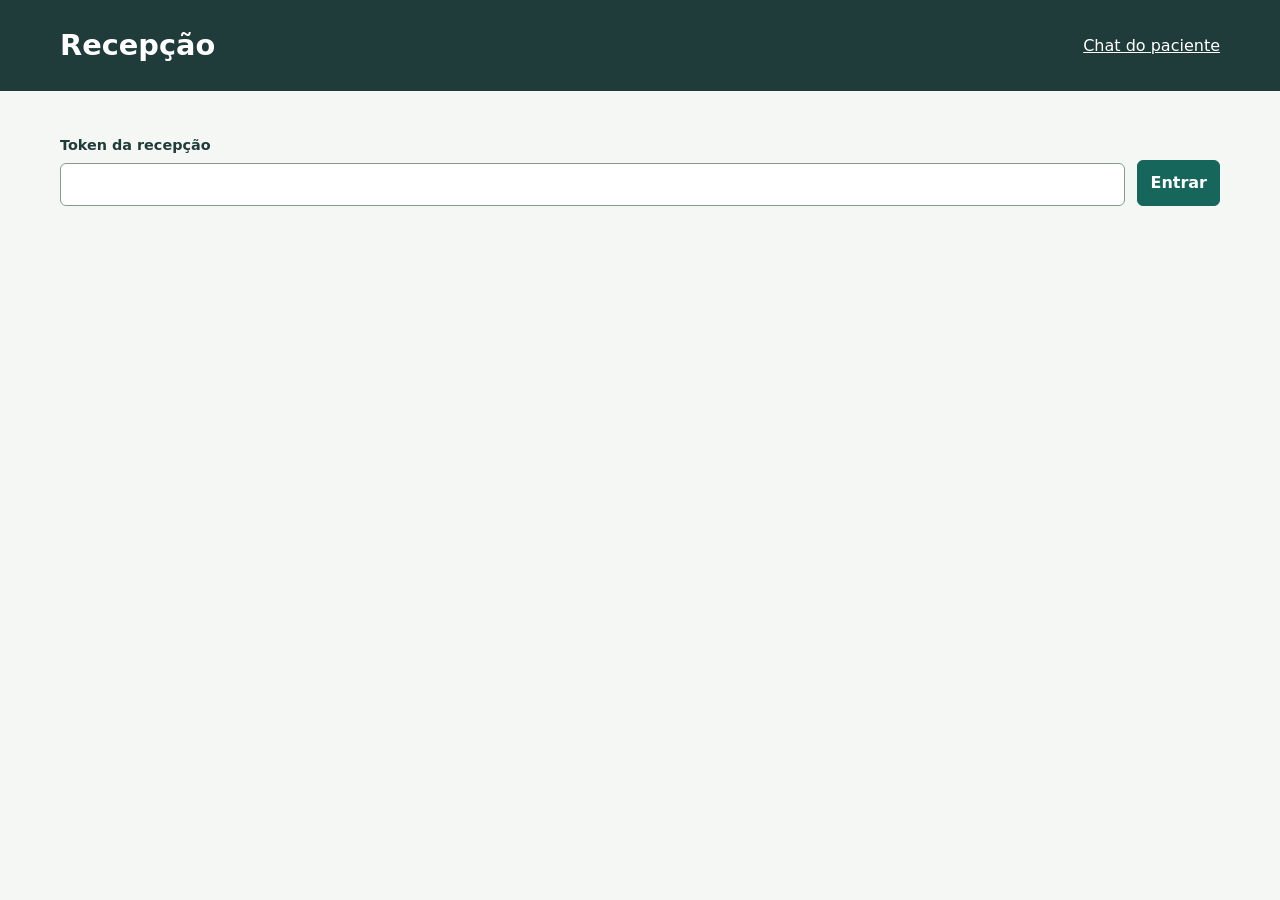
<file: web/recepcao.html>
<!doctype html><html lang="pt-BR"><head><meta charset="utf-8"><meta name="viewport" content="width=device-width,initial-scale=1"><title>Recepção · Atendimento</title><link rel="stylesheet" href="/web/style.css"><script src="/web/recepcao.js" defer></script></head><body><header><h1>Recepção</h1><a href="/">Chat do paciente</a></header><main><form id="login" class="row"><label>Token da recepção<input id="token" type="password" required autocomplete="off"></label><button>Entrar</button></form><p id="aviso" role="status" class="notice"></p><div id="painel" hidden><div class="row"><p class="muted">O token fica apenas nesta aba. Atualize para consultar novas mensagens.</p><button id="atualizar" class="secondary">Atualizar dados</button><button id="sair" class="secondary">Sair</button></div><nav aria-label="Áreas da recepção"><a href="#agenda">Agenda</a><a href="#fila-humano">Fila humana</a><a href="#pacientes">Pacientes</a><a href="#profissionais">Profissionais</a><a href="#servicos">Serviços</a><a href="#faq">FAQ</a><a href="#bloqueios">Bloqueios</a><a href="#saida">Saída</a><a href="#campanhas">Campanhas</a><a href="#raiox">Raio-X</a></nav>
<section id="agenda"><h2>Agenda</h2><form id="filtro-agenda" class="row"><label>De<input name="de" type="date" required></label><label>Até<input name="ate" type="date" required></label><label>Profissional<select name="profissional" data-options="profissionais" data-all="Todos"></select></label><button>Consultar agenda</button></form><div id="lista-agenda"></div><details><summary>Novo agendamento ou lista de espera</summary><form id="novo-agendamento" class="row"><label>Paciente<select name="paciente_id" data-options="pacientes" required></select></label><label>Serviço<select name="servico" data-options="servicos" required></select></label><label>Data<input name="data" type="date" required></label><button type="button" id="buscar-horarios" class="secondary">Buscar horários</button><label>Horário livre<select name="horario" id="horarios"></select></label><button>Agendar</button><button type="button" id="espera" class="secondary">Adicionar à espera</button></form></details></section>
<section id="fila-humano"><h2>Fila humana</h2><div id="lista-fila"></div></section>
<section id="pacientes"><h2>Pacientes</h2><form id="buscar-pacientes" class="row"><label>Nome ou telefone<input name="busca" type="search"></label><button>Buscar</button></form><div id="lista-pacientes"></div><details><summary>Cadastrar paciente</summary><form id="novo-paciente" class="row"><label>Nome<input name="nome" required></label><label>Telefone<input name="telefone" type="tel" required></label><label>E-mail<input name="email" type="email"></label><label>Nascimento<input name="nascimento" type="date"></label><label class="check"><input name="consentimento_marketing" type="checkbox">Consentiu em receber campanhas</label><button>Cadastrar</button></form></details></section>
<section id="profissionais"><h2>Profissionais</h2><div id="lista-profissionais"></div><details><summary>Cadastrar profissional</summary><form id="novo-profissional" class="row"><label>Identificador<input name="id" required></label><label>Nome<input name="nome" required></label><label>Registro profissional<input name="registro"></label><label>Serviços (selecione um ou mais)<select name="servicos" data-options="servicos" multiple required></select></label><button>Cadastrar</button></form></details></section>
<section id="servicos"><h2>Serviços</h2><div id="lista-servicos"></div><details><summary>Cadastrar serviço</summary><form id="novo-servico" class="row"><label>Identificador<input name="id" required></label><label>Nome<input name="nome" required></label><label>Duração em minutos<input name="duracao_min" type="number" min="1" required></label><label>Retorno em dias (opcional)<input name="retorno_dias" type="number" min="1"></label><button>Cadastrar</button></form></details></section>
<section id="faq"><h2>Perguntas frequentes</h2><div id="lista-faq"></div><form id="nova-faq"><label>Perguntas equivalentes (uma por linha)<textarea name="perguntas" required></textarea></label><label>Resposta<textarea name="resposta" required></textarea></label><p><button>Adicionar resposta</button></p></form></section>
<section id="bloqueios"><h2>Bloqueios de agenda</h2><div id="lista-bloqueios"></div><form id="novo-bloqueio" class="row"><label>Profissional<select name="profissional" data-options="profissionais" required></select></label><label>Início<input name="inicio" type="datetime-local" required></label><label>Fim<input name="fim" type="datetime-local" required></label><label>Motivo<input name="motivo" required></label><button>Bloquear período</button></form></section>
<section id="saida"><h2>Caixa de saída</h2><p>Confirmações, retornos, ofertas de espera, campanhas e respostas humanas.</p><button id="tarefas">Rodar lembretes e reenvios</button><div id="lista-saida"></div></section>
<section id="campanhas"><h2>Campanhas</h2><p>Envia apenas para pacientes com consentimento e sem bloqueio de contato. O texto passa pela validação do conselho.</p><form id="campanha"><label>Texto da campanha<textarea name="texto" required></textarea></label><p><button>Validar e enviar campanha</button></p></form></section>
<section id="raiox"><h2>Raio-X do mês</h2><form id="consultar-raiox" class="row"><label>Mês<input name="mes" type="month" required></label><button>Consultar indicadores</button></form><pre id="resultado-raiox"></pre></section></div><dialog id="editor"><h2 id="titulo-editor">Editar cadastro</h2><form id="form-editor"><div id="campos-editor"></div><p class="row"><button>Salvar alterações</button><button type="button" id="fechar-editor" class="secondary">Cancelar</button></p><p id="erro-editor" role="status"></p></form></dialog><noscript>Ative JavaScript para usar a recepção.</noscript></main></body></html>
</file>
<file: web/style.css>
:root{font-family:system-ui,sans-serif;color:#203c3a;background:#f5f7f4;font-size:16px;line-height:1.5;--accent:#17665b}*{box-sizing:border-box}body{margin:0}header{background:#203c3a;color:white;padding:24px max(24px,calc((100% - 1160px)/2));display:flex;justify-content:space-between;align-items:center;gap:20px}header a{color:white}h1{font-size:1.8rem;margin:0}h2{font-size:1.45rem;margin:0 0 20px}h3{font-size:1.05rem}main{max-width:1208px;margin:auto;padding:28px 24px}nav{display:flex;gap:8px;flex-wrap:wrap;margin:24px 0}a{color:var(--accent)}nav a{padding:8px 12px;border:1px solid #afc3ba;border-radius:6px;text-decoration:none}section{padding:28px 0;border-bottom:1px solid #c5d1cb;scroll-margin-top:16px}label{display:flex;flex-direction:column;gap:6px;font-size:.9rem;font-weight:600}input,select,textarea,button{font:inherit;border-radius:6px;padding:10px 12px;border:1px solid #849b92;max-width:100%}input,select,textarea{background:white;color:#203c3a;min-width:0}textarea{min-height:90px}button{background:var(--accent);color:white;cursor:pointer;border-color:var(--accent);font-weight:600}button:hover{background:#124e46}button.secondary{background:white;color:#203c3a}button:disabled{opacity:.55;cursor:wait}:focus-visible{outline:3px solid #b66424;outline-offset:3px}.row{display:flex;gap:12px;align-items:end;flex-wrap:wrap}.row>label{flex:1;min-width:160px}form{margin:16px 0}.check{flex-direction:row;align-items:center}.check input{width:20px;height:20px}.muted{color:#49645e}.notice{padding:12px 0;white-space:pre-wrap;overflow-wrap:anywhere}.error{color:#9b2b21}.table-wrap{overflow:auto}table{border-collapse:collapse;width:100%;text-align:left;font-size:.92rem}td,th{padding:12px 10px;border-bottom:1px solid #d4ddd8;vertical-align:top}th{color:#49645e;font-weight:600}td button{margin:3px;font-size:.85rem;padding:7px 9px}details{margin:18px 0}summary{cursor:pointer;font-weight:600;padding:8px 0}.entry{padding:18px 0;border-bottom:1px solid #d4ddd8}.entry p{white-space:pre-wrap;overflow-wrap:anywhere;max-width:75ch}.chat-page{max-width:760px}.chat-log{min-height:260px;max-height:55vh;overflow:auto;padding:12px 0}.bubble{padding:12px 16px;margin:12px 0;max-width:90%;border-radius:12px;background:#e5ede8;white-space:pre-wrap;overflow-wrap:anywhere}.bubble.mine{background:#203c3a;color:white;margin-left:auto}.bubble small{display:block;font-weight:700;margin-bottom:4px}pre{white-space:pre-wrap;overflow-wrap:anywhere}dialog{border:1px solid #849b92;border-radius:12px;width:min(600px,94vw);max-height:90vh;overflow:auto}dialog::backdrop{background:#203c3a99}[hidden]{display:none!important}@media(max-width:600px){header{padding:20px;align-items:start}h1{font-size:1.4rem}main{padding:20px 16px}.row>label{min-width:100%;width:100%}td,th{padding:10px 6px}nav{gap:6px}nav a{font-size:.9rem}section{padding:24px 0}}
</file>
